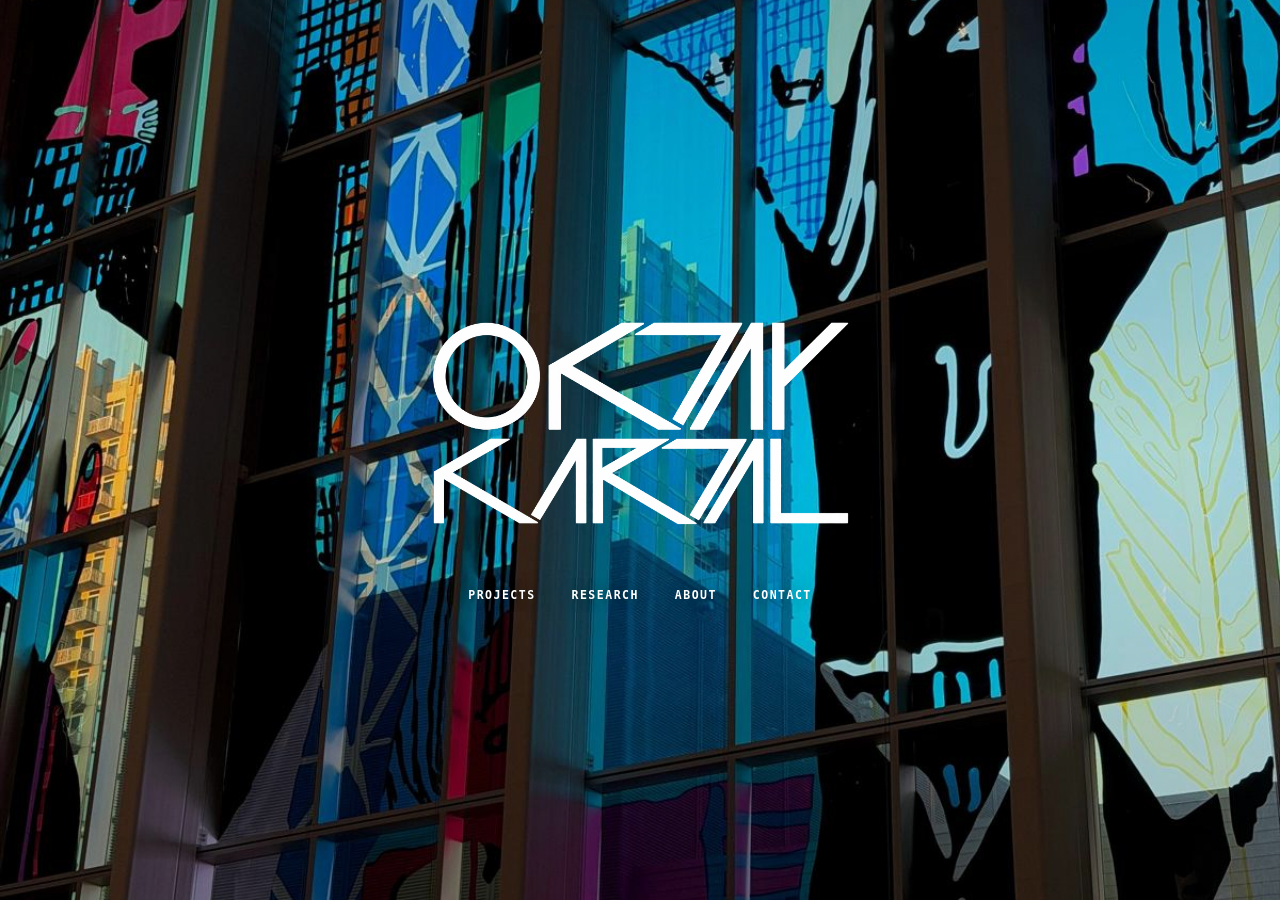
<file: index.html>
<!doctype html>
<html lang="en">
  <head>
    <meta charset="UTF-8" />
    <meta name="viewport" content="width=device-width, initial-scale=1" />
    <meta name="description" content="Architecture and research portfolio of Oktay Kartal." />
    <meta name="theme-color" content="#f4f3ef" />
    <title>Oktay Kartal — Architecture & Research</title>
    <link rel="icon" type="image/svg+xml" href="data:image/svg+xml,%3Csvg xmlns='http://www.w3.org/2000/svg' viewBox='0 0 64 64'%3E%3Crect width='64' height='64' fill='%2311110f'/%3E%3Cpath d='M15 16v32M15 32l25-16M15 32l25 16' stroke='%23f4f3ef' stroke-width='5' fill='none'/%3E%3C/svg%3E" />
    <link rel="stylesheet" href="assets/css/styles.css" />
    <script src="assets/js/content.js" defer></script>
    <script src="assets/js/site.js" defer></script>
    <script src="assets/js/hero-sequence.js" defer></script>
  </head>
  <body class="home-page">
    <a class="skip-link" href="#main">Skip to content</a>

    <main id="main">
      <section class="hero" id="top" aria-label="Oktay Kartal portfolio">
        <video class="hero-media hero-video is-active" autoplay muted playsinline preload="metadata" poster="assets/images/hero-poster.jpg">
          <source src="assets/video/oktay-kartal-hero.mp4" type="video/mp4" />
        </video>
        <div class="hero-shade" aria-hidden="true"></div>
        <div class="hero-identity">
          <img class="hero-logo" src="assets/images/oktay-kartal-logo.png" alt="Oktay Kartal" />
          <nav class="hero-nav" aria-label="Primary navigation">
            <a href="projects.html">PROJECTS</a>
            <a href="research.html">RESEARCH</a>
            <a href="about.html">ABOUT</a>
            <a href="contact.html">CONTACT</a>
          </nav>
        </div>
      </section>

      <section class="section work-section legacy-content" id="work" aria-labelledby="work-title">
        <div class="section-heading">
          <h2 id="work-title">WORK</h2>
          <p>Selected architecture and design projects</p>
        </div>
        <div class="projects-grid" id="projects-grid"></div>
      </section>

      <section class="section research-section legacy-content" id="research" aria-labelledby="research-title">
        <div class="section-heading">
          <h2 id="research-title">RESEARCH</h2>
          <p>Writing, presentations, and ongoing inquiry</p>
        </div>
        <div class="research-list" id="research-list"></div>
      </section>

      <section class="section about-section legacy-content" id="about" aria-labelledby="about-title">
        <div class="section-heading">
          <h2 id="about-title">ABOUT</h2>
        </div>
        <div class="about-grid">
          <div class="about-copy">
            <p>Oktay Kartal is a designer and M.Arch candidate at NC State University. His work investigates how architectural systems, spatial organization, and human experience interact across scales.</p>
            <p>His current interests connect design research, emerging technologies, simulation, and architectural history without treating them as separate practices.</p>
          </div>
          <dl class="about-facts">
            <div><dt>EDUCATION</dt><dd>NC State University, M.Arch, expected 2027<br />Middle East Technical University, B.Arch, 2024</dd></div>
            <div><dt>EXPERIENCE</dt><dd>Designer, Motus Architecture<br />Teaching Assistant, NC State University</dd></div>
            <div><dt>LOCATION</dt><dd>Raleigh, North Carolina</dd></div>
            <div><dt>DOCUMENT</dt><dd><a href="assets/documents/Oktay-Kartal-CV.pdf" target="_blank" rel="noopener">View / Download CV ↗</a></dd></div>
          </dl>
        </div>
      </section>

      <section class="section contact-section legacy-content" id="contact" aria-labelledby="contact-title">
        <div class="section-heading"><h2 id="contact-title">CONTACT</h2></div>
        <div class="contact-grid">
          <p>For professional, academic, and collaborative inquiries.</p>
          <div class="contact-links">
            <a href="mailto:kkartal.oktay@gmail.com">kkartal.oktay@gmail.com ↗</a>
            <a href="mailto:okartal@ncsu.edu">okartal@ncsu.edu ↗</a>
          </div>
        </div>
      </section>
    </main>

    <footer class="site-footer legacy-content">
      <p>OKTAY KARTAL</p>
      <p>ARCHITECTURE / RESEARCH</p>
      <p>© <span id="year"></span></p>
    </footer>

    <dialog class="project-dialog legacy-content" id="project-dialog" aria-labelledby="dialog-title">
      <button class="dialog-close" type="button" aria-label="Close project">CLOSE ×</button>
      <div id="dialog-content"></div>
    </dialog>
  </body>
</html>
</file>
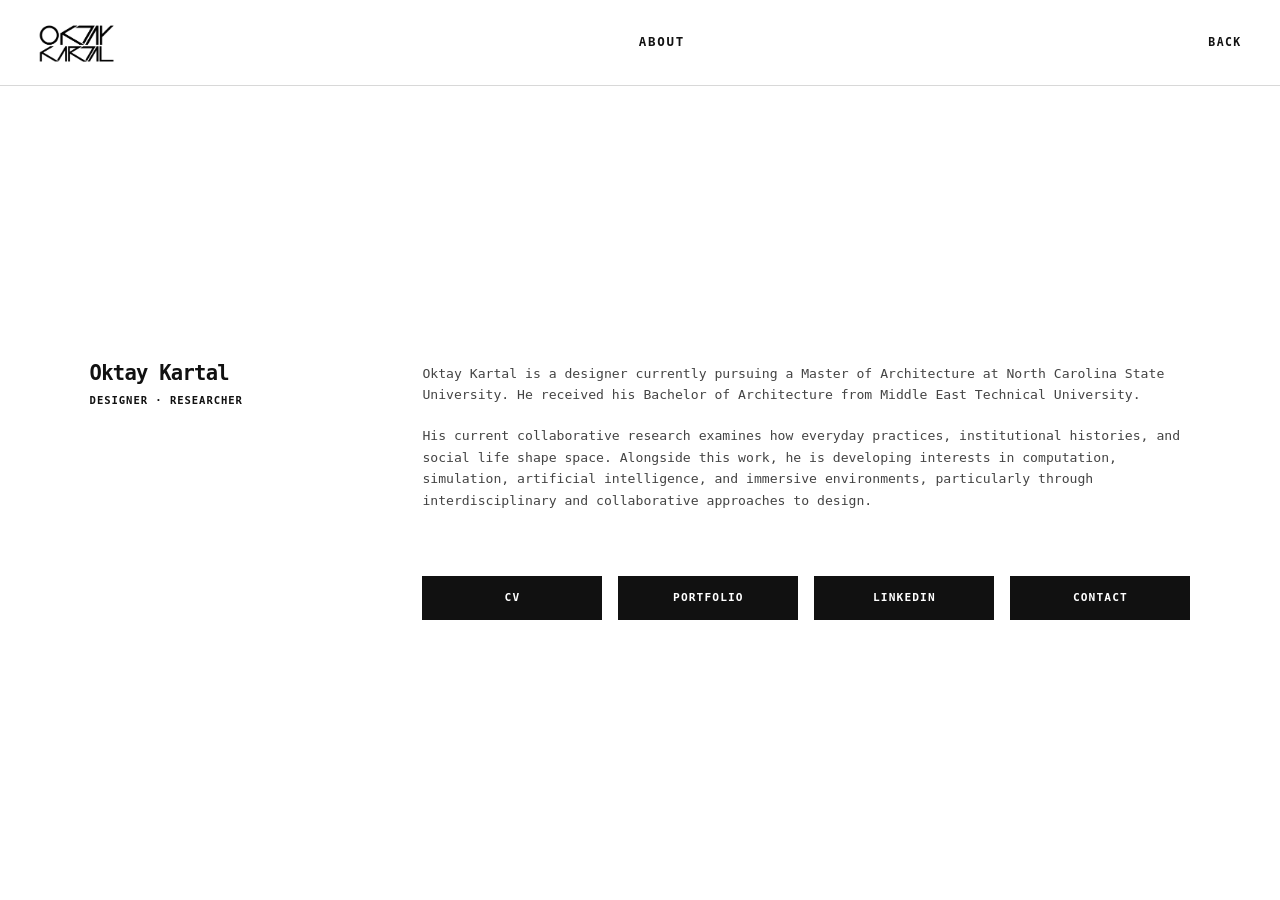
<file: about.html>
<!doctype html>
<html lang="en">
  <head>
    <meta charset="UTF-8" />
    <meta name="viewport" content="width=device-width, initial-scale=1" />
    <meta name="description" content="About designer and researcher Oktay Kartal." />
    <title>About — Oktay Kartal</title>
    <link rel="stylesheet" href="assets/css/styles.css" />
  </head>
  <body class="about-page">
    <header class="projects-header">
      <a class="projects-home" href="index.html" aria-label="Return to home"><img src="assets/images/oktay-kartal-logo.png" alt="Oktay Kartal" /></a>
      <h1>ABOUT</h1>
      <a class="projects-back" href="index.html">BACK</a>
    </header>

    <main class="about-index-page">
      <section class="about-intro" aria-labelledby="about-name">
        <div class="about-identity">
          <h2 id="about-name">Oktay Kartal</h2>
          <p>DESIGNER · RESEARCHER</p>
        </div>
        <div class="about-profile">
          <div class="about-bio">
            <p>Oktay Kartal is a designer currently pursuing a Master of Architecture at North Carolina State University. He received his Bachelor of Architecture from Middle East Technical University.</p>
            <p>His current collaborative research examines how everyday practices, institutional histories, and social life shape space. Alongside this work, he is developing interests in computation, simulation, artificial intelligence, and immersive environments, particularly through interdisciplinary and collaborative approaches to design.</p>
          </div>
          <nav class="about-actions" aria-label="About links">
            <a href="assets/documents/Oktay-Kartal-CV.pdf" target="_blank" rel="noopener">CV</a>
            <a href="https://www.dropbox.com/scl/fi/rp9lm7dc56nug44cd91m9/Oktay_Kartal_Portfolio.pdf?rlkey=p7dvhyfjf4dllr6ocgaxl43xe&amp;st=bsrxqk0g&amp;dl=0" target="_blank" rel="noopener noreferrer">PORTFOLIO</a>
            <a href="https://www.linkedin.com/in/kartaloktay" target="_blank" rel="noopener">LINKEDIN</a>
            <a href="contact.html">CONTACT</a>
          </nav>
        </div>
      </section>

    </main>
  </body>
</html>
</file>
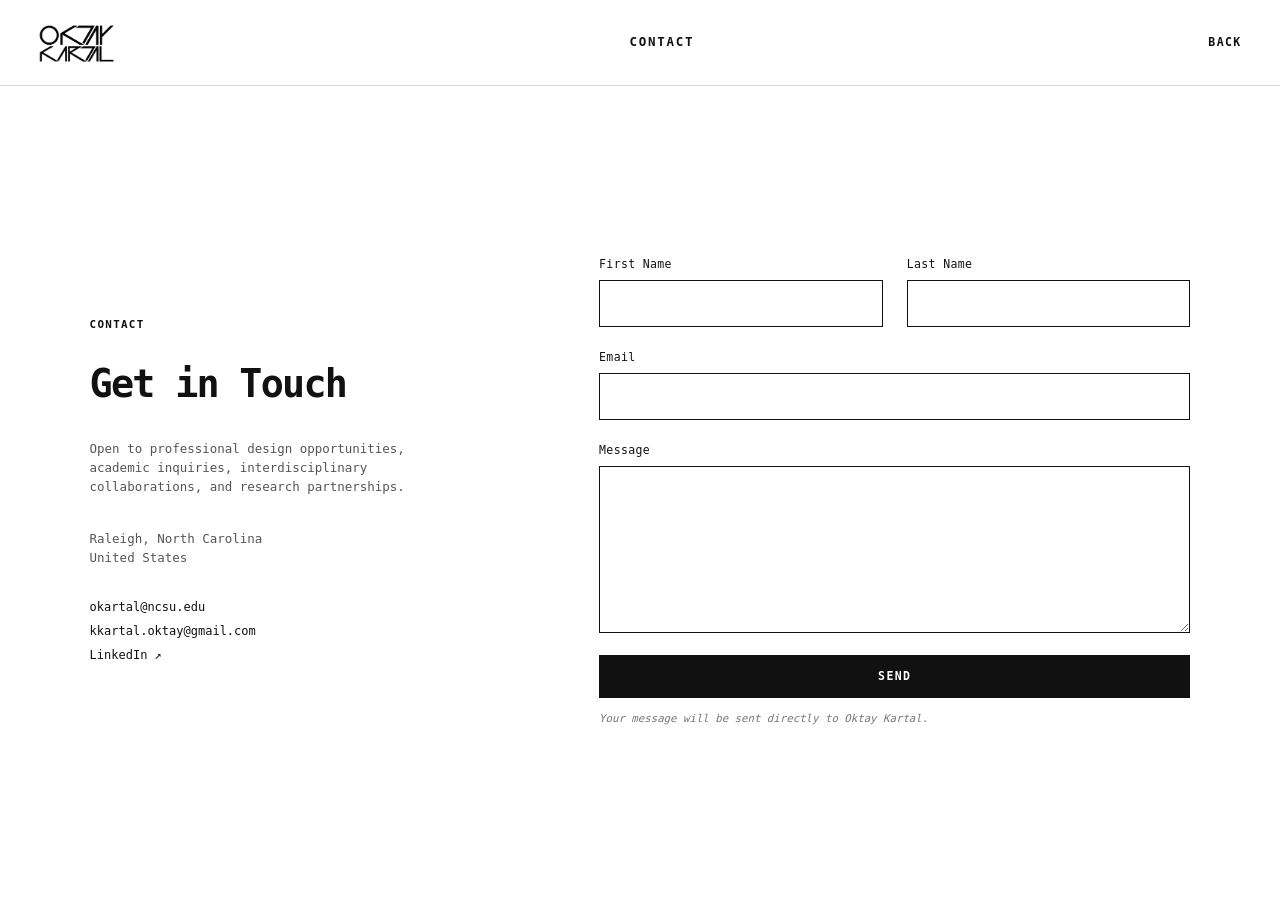
<file: contact.html>
<!doctype html>
<html lang="en">
  <head>
    <meta charset="UTF-8" />
    <meta name="viewport" content="width=device-width, initial-scale=1" />
    <meta name="description" content="Contact designer and researcher Oktay Kartal." />
    <title>Contact — Oktay Kartal</title>
    <link rel="stylesheet" href="assets/css/styles.css" />
    <script src="assets/js/contact.js" defer></script>
  </head>
  <body class="contact-page">
    <header class="projects-header">
      <a class="projects-home" href="index.html" aria-label="Return to home"><img src="assets/images/oktay-kartal-logo.png" alt="Oktay Kartal" /></a>
      <h1>CONTACT</h1>
      <a class="projects-back" href="index.html">BACK</a>
    </header>

    <main class="contact-main">
      <section class="contact-details" aria-labelledby="contact-heading">
        <p class="contact-kicker">CONTACT</p>
        <h2 id="contact-heading">Get in Touch</h2>
        <p>Open to professional design opportunities, academic inquiries, interdisciplinary collaborations, and research partnerships.</p>
        <address>
          Raleigh, North Carolina<br />
          United States
        </address>
        <div class="contact-direct">
          <a href="mailto:okartal@ncsu.edu">okartal@ncsu.edu</a>
          <a href="mailto:kkartal.oktay@gmail.com">kkartal.oktay@gmail.com</a>
          <a href="https://www.linkedin.com/in/kartaloktay" target="_blank" rel="noopener">LinkedIn ↗</a>
        </div>
      </section>

      <form class="contact-form" id="contact-form" action="https://formspree.io/f/xzezojno" method="POST">
        <div class="contact-name-fields">
          <label>First Name<input type="text" name="firstName" autocomplete="given-name" required /></label>
          <label>Last Name<input type="text" name="lastName" autocomplete="family-name" required /></label>
        </div>
        <label>Email<input type="email" name="email" autocomplete="email" required /></label>
        <label>Message<textarea name="message" rows="7" required></textarea></label>
        <input class="contact-honeypot" type="text" name="_gotcha" tabindex="-1" autocomplete="off" aria-hidden="true" />
        <button type="submit">SEND</button>
        <p class="contact-form-note" id="contact-form-status" role="status" aria-live="polite">Your message will be sent directly to Oktay Kartal.</p>
      </form>
    </main>
  </body>
</html>
</file>
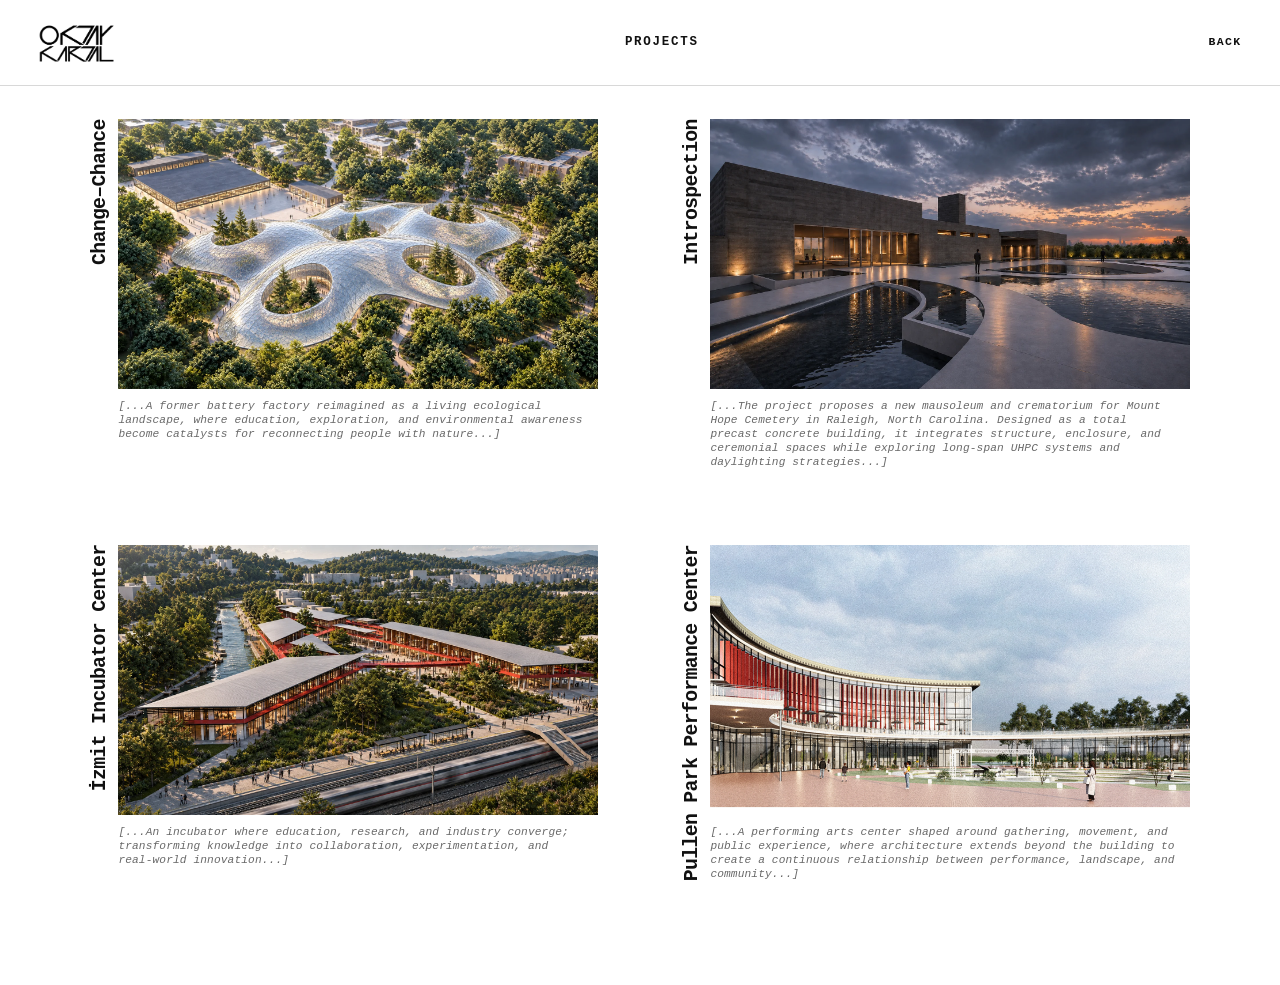
<file: projects.html>
<!doctype html>
<html lang="en">
  <head>
    <meta charset="UTF-8" />
    <meta name="viewport" content="width=device-width, initial-scale=1" />
    <meta name="description" content="Selected architecture projects by Oktay Kartal." />
    <title>Projects — Oktay Kartal</title>
    <link rel="stylesheet" href="assets/css/styles.css" />
  </head>
  <body class="projects-page">
    <header class="projects-header">
      <a class="projects-home" href="index.html" aria-label="Return to home"><img src="assets/images/oktay-kartal-logo.png" alt="Oktay Kartal" /></a>
      <h1>PROJECTS</h1>
      <a class="projects-back" href="index.html">BACK</a>
    </header>
    <main class="project-index-page">
      <div class="project-index-grid">
        <article class="index-project">
          <h2 class="index-project-title">Change–Chance</h2>
          <div class="index-project-body">
            <a class="index-project-image" href="projects/change-chance.html" aria-label="Open Change–Chance project"><img src="assets/images/change-cover.webp" alt="Change–Chance ecological landscape project" /></a>
            <p class="index-project-description">[...A former battery factory reimagined as a living ecological landscape, where education, exploration, and environmental awareness become catalysts for reconnecting people with nature...]</p>
          </div>
        </article>
        <article class="index-project">
          <h2 class="index-project-title">Introspection</h2>
          <div class="index-project-body">
            <a class="index-project-image" href="projects/introspection.html" aria-label="Open Introspection project"><img src="assets/images/introspection-cover.webp" alt="Introspection memorial project" /></a>
            <p class="index-project-description">[...The project proposes a new mausoleum and crematorium for Mount Hope Cemetery in Raleigh, North Carolina. Designed as a total precast concrete building, it integrates structure, enclosure, and ceremonial spaces while exploring long-span UHPC systems and daylighting strategies...]</p>
          </div>
        </article>
        <article class="index-project">
          <h2 class="index-project-title">İzmit Incubator Center</h2>
          <div class="index-project-body">
            <a class="index-project-image" href="projects/izmit-incubator-center.html" aria-label="Open İzmit Incubator Center project"><img src="assets/images/izmit-cover.webp" alt="İzmit Incubator Center project" /></a>
            <p class="index-project-description">[...An incubator where education, research, and industry converge; transforming knowledge into collaboration, experimentation, and real-world innovation...]</p>
          </div>
        </article>
        <article class="index-project">
          <h2 class="index-project-title">Pullen Park Performance Center</h2>
          <div class="index-project-body">
            <a class="index-project-image pullen-image" href="projects/performing-art-center.html" aria-label="Open Pullen Park Performance Center project"><img src="assets/images/pullen-cover.webp" alt="Pullen Park Performance Center project" /></a>
            <p class="index-project-description">[...A performing arts center shaped around gathering, movement, and public experience, where architecture extends beyond the building to create a continuous relationship between performance, landscape, and community...]</p>
          </div>
        </article>
      </div>
    </main>
  </body>
</html>
</file>
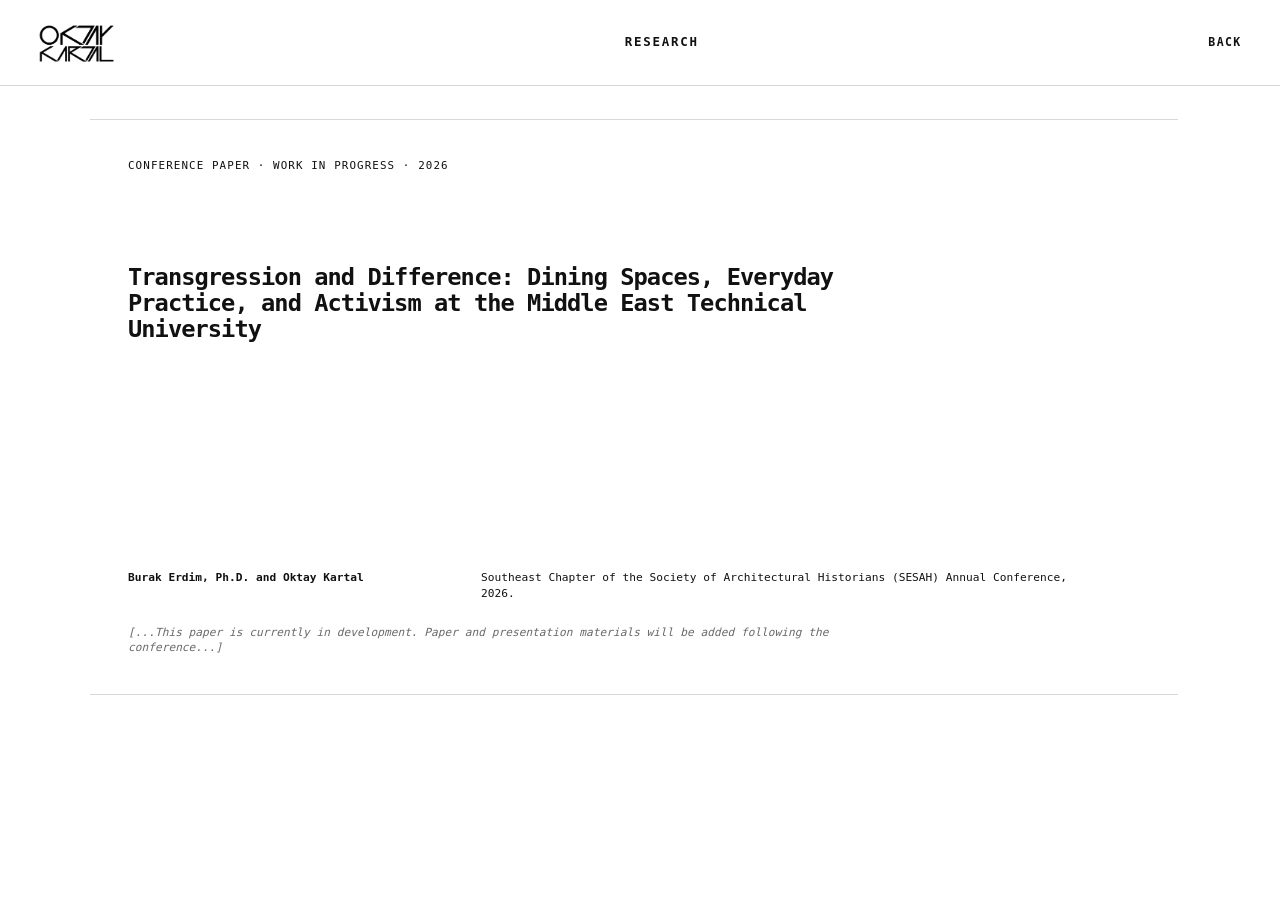
<file: research.html>
<!doctype html>
<html lang="en">
  <head>
    <meta charset="UTF-8" />
    <meta name="viewport" content="width=device-width, initial-scale=1" />
    <meta name="description" content="Research and conference work by Oktay Kartal." />
    <title>Research — Oktay Kartal</title>
    <link rel="stylesheet" href="assets/css/styles.css" />
  </head>
  <body class="research-page">
    <header class="projects-header">
      <a class="projects-home" href="index.html" aria-label="Return to home"><img src="assets/images/oktay-kartal-logo.png" alt="Oktay Kartal" /></a>
      <h1>RESEARCH</h1>
      <a class="projects-back" href="index.html">BACK</a>
    </header>
    <main class="research-index-page">
      <article class="research-feature">
        <div class="research-feature-body">
          <p class="research-feature-status">CONFERENCE PAPER · WORK IN PROGRESS · 2026</p>
          <h3>Transgression and Difference: Dining Spaces, Everyday Practice, and Activism at the Middle East Technical University</h3>
          <div class="research-feature-meta">
            <p class="research-feature-authors">Burak Erdim, Ph.D. and Oktay Kartal</p>
            <p class="research-feature-venue">Southeast Chapter of the Society of Architectural Historians (SESAH) Annual Conference, 2026.</p>
          </div>
          <p class="research-feature-note">[...This paper is currently in development. Paper and presentation materials will be added following the conference...]</p>
        </div>
      </article>
    </main>
  </body>
</html>
</file>
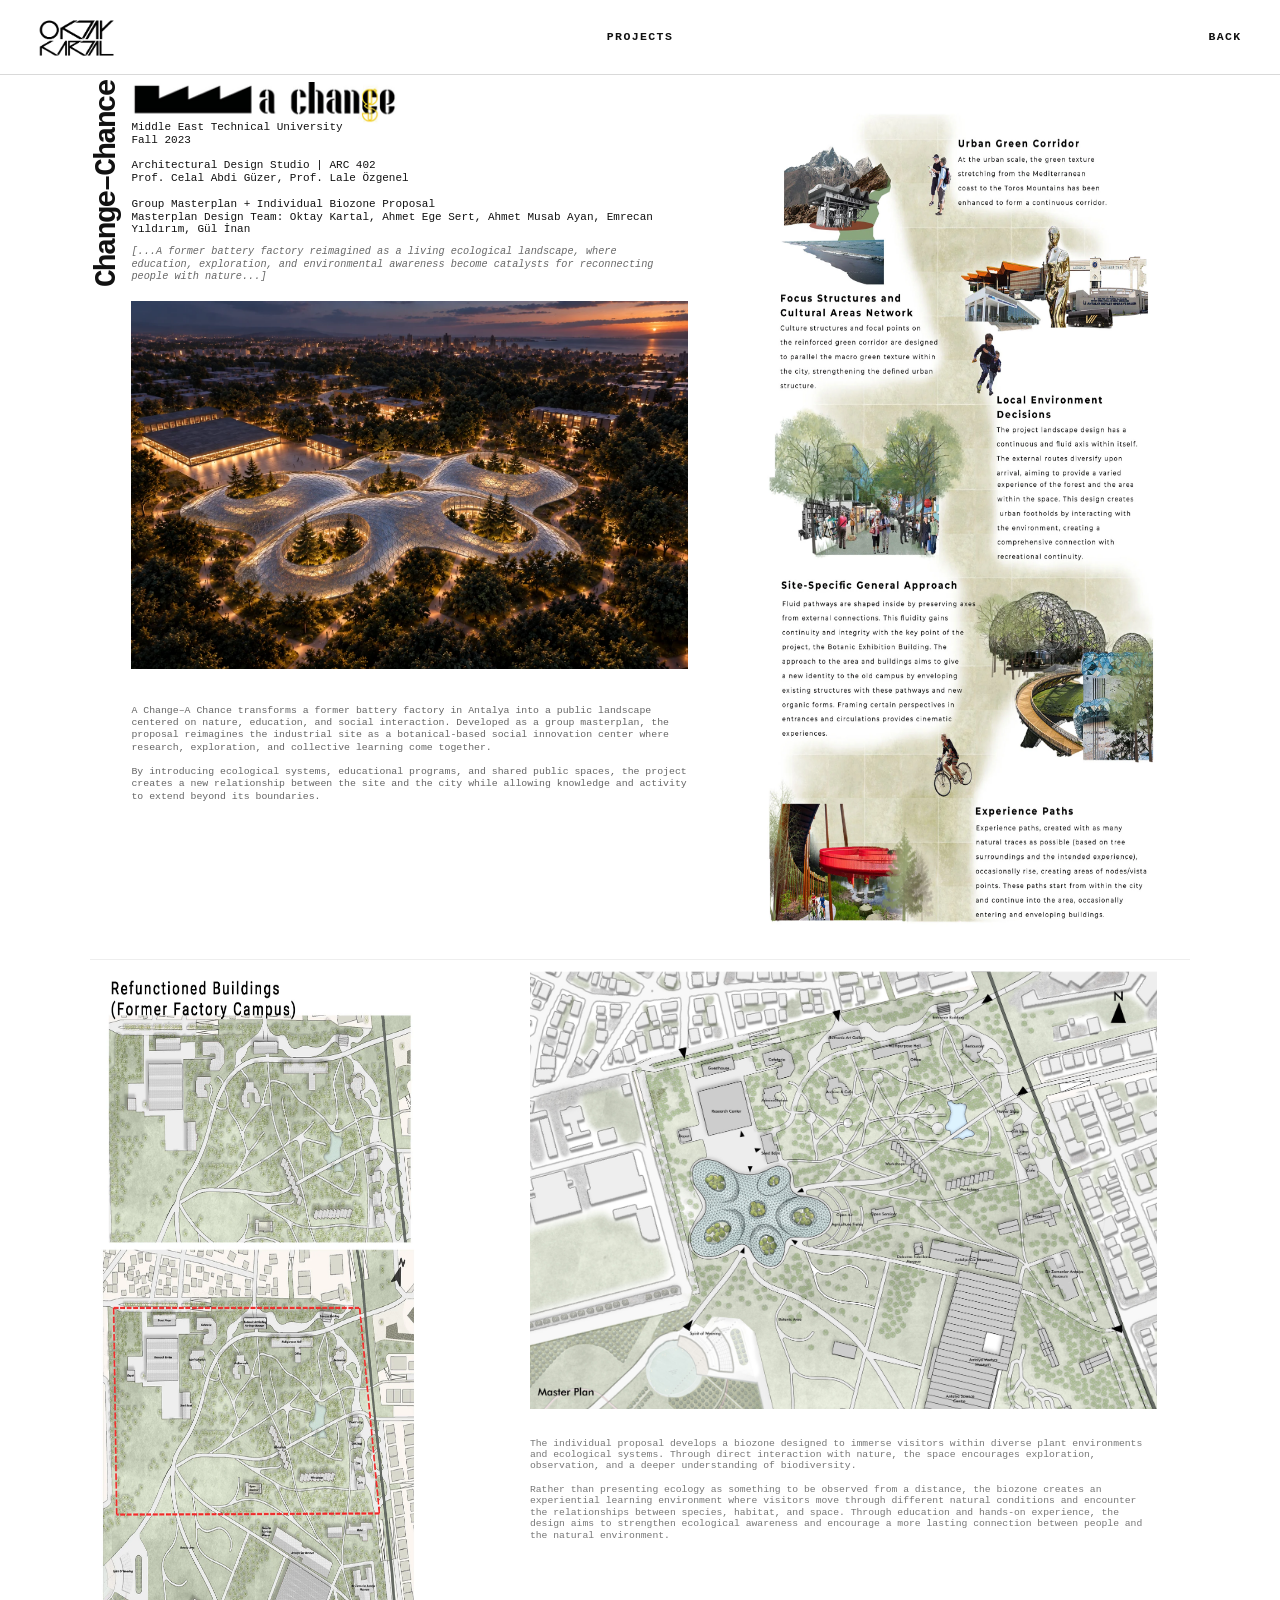
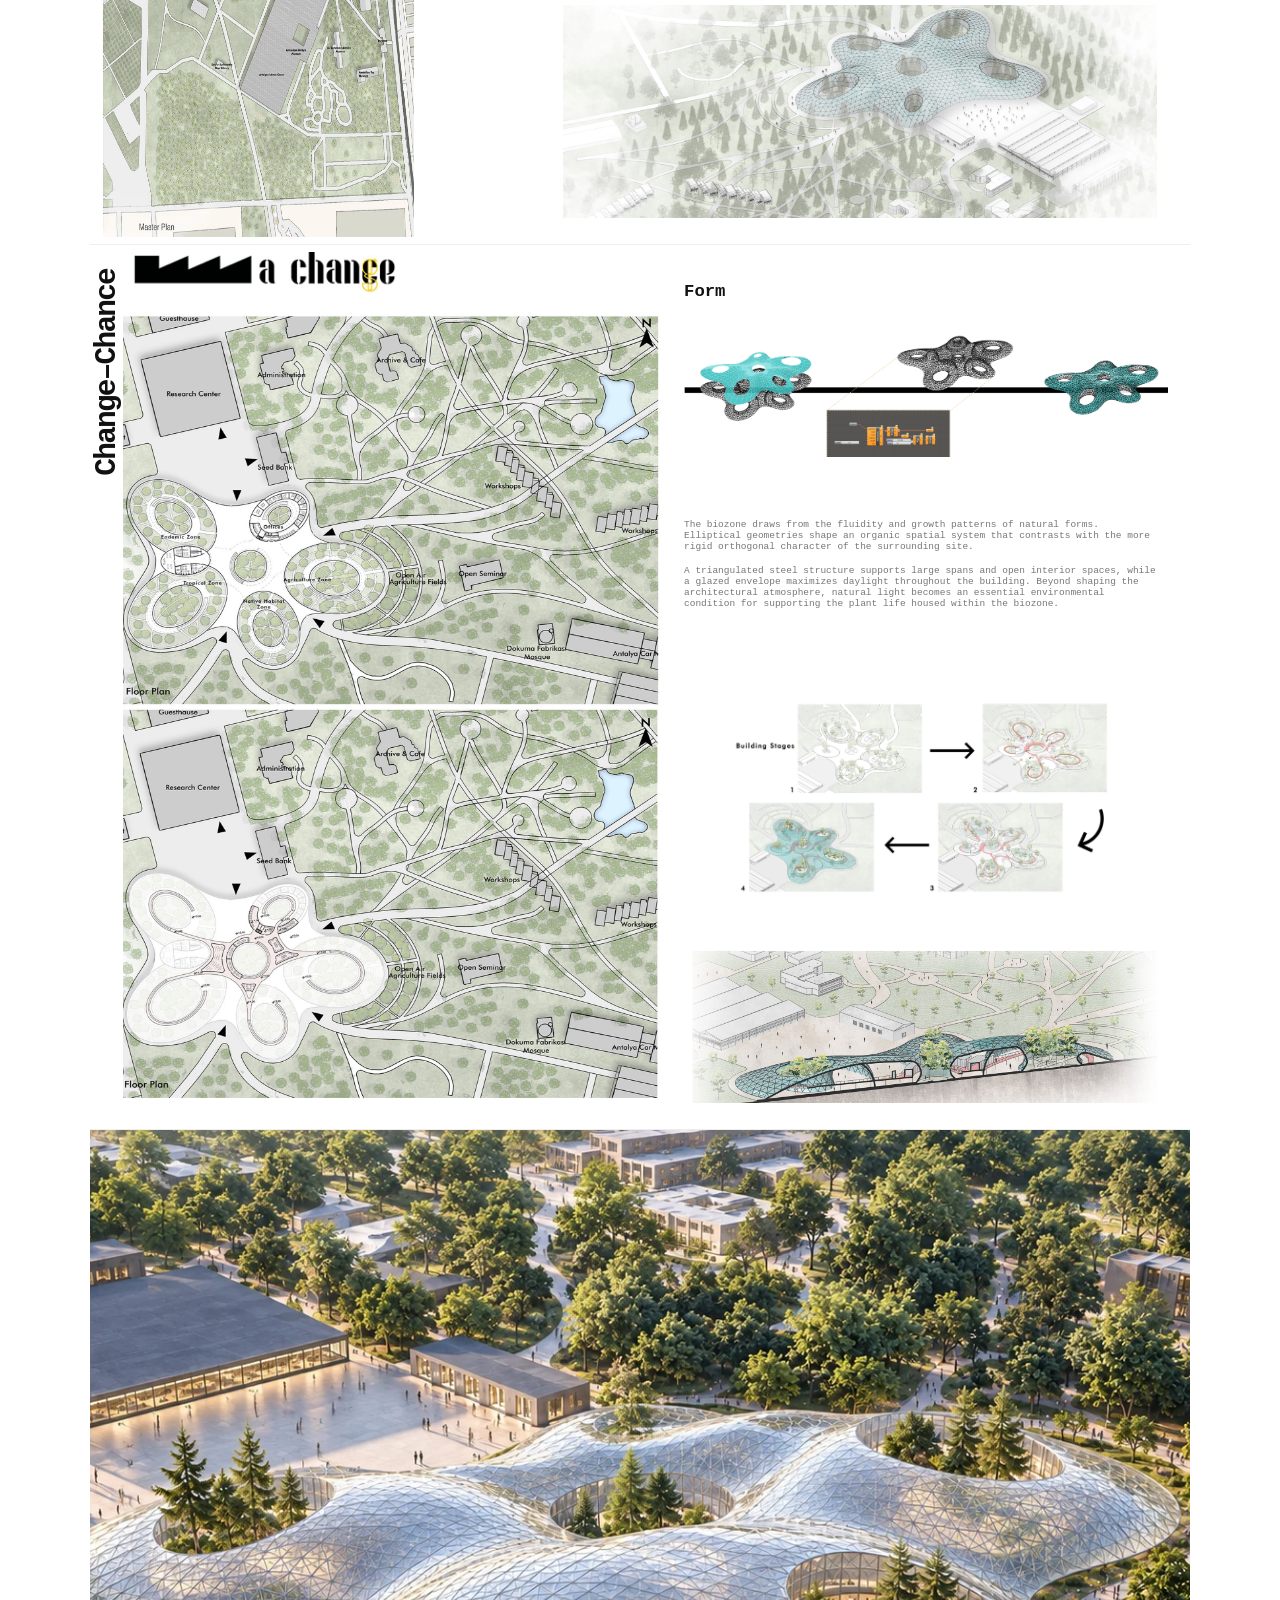
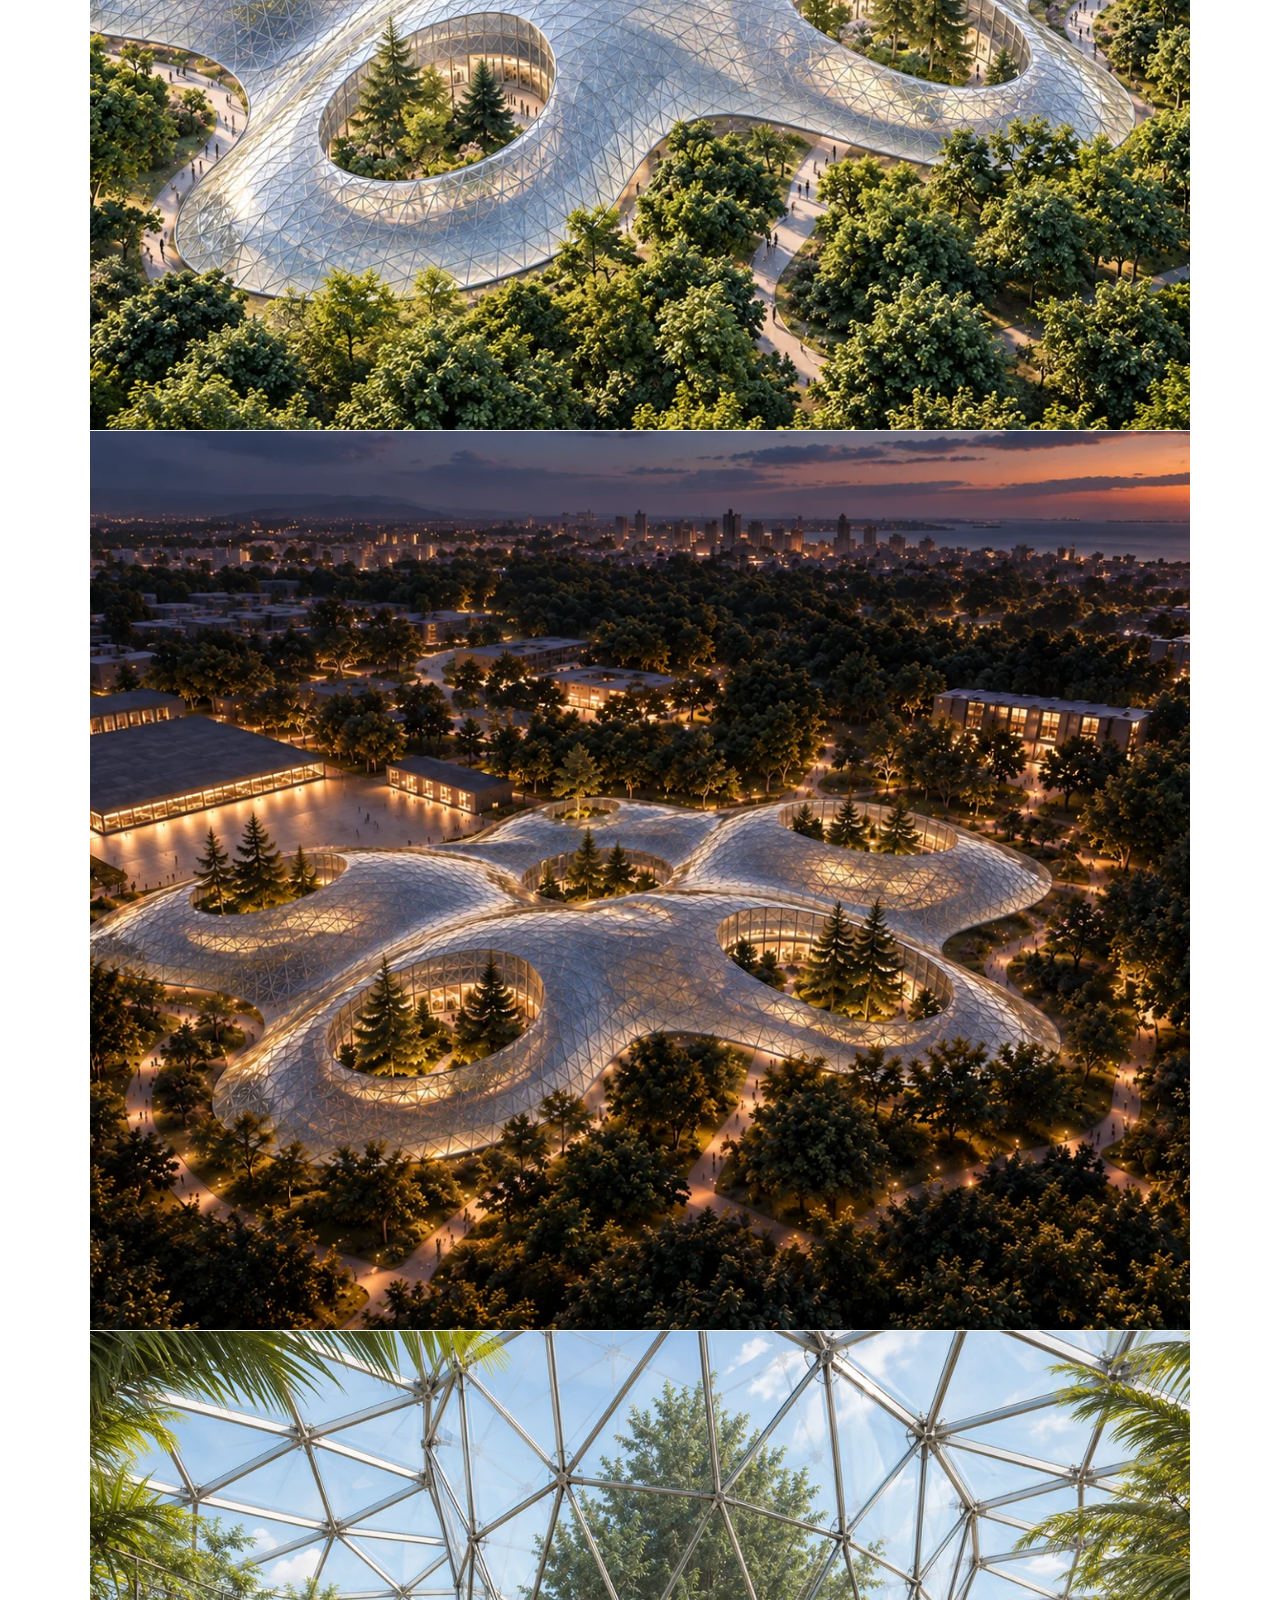
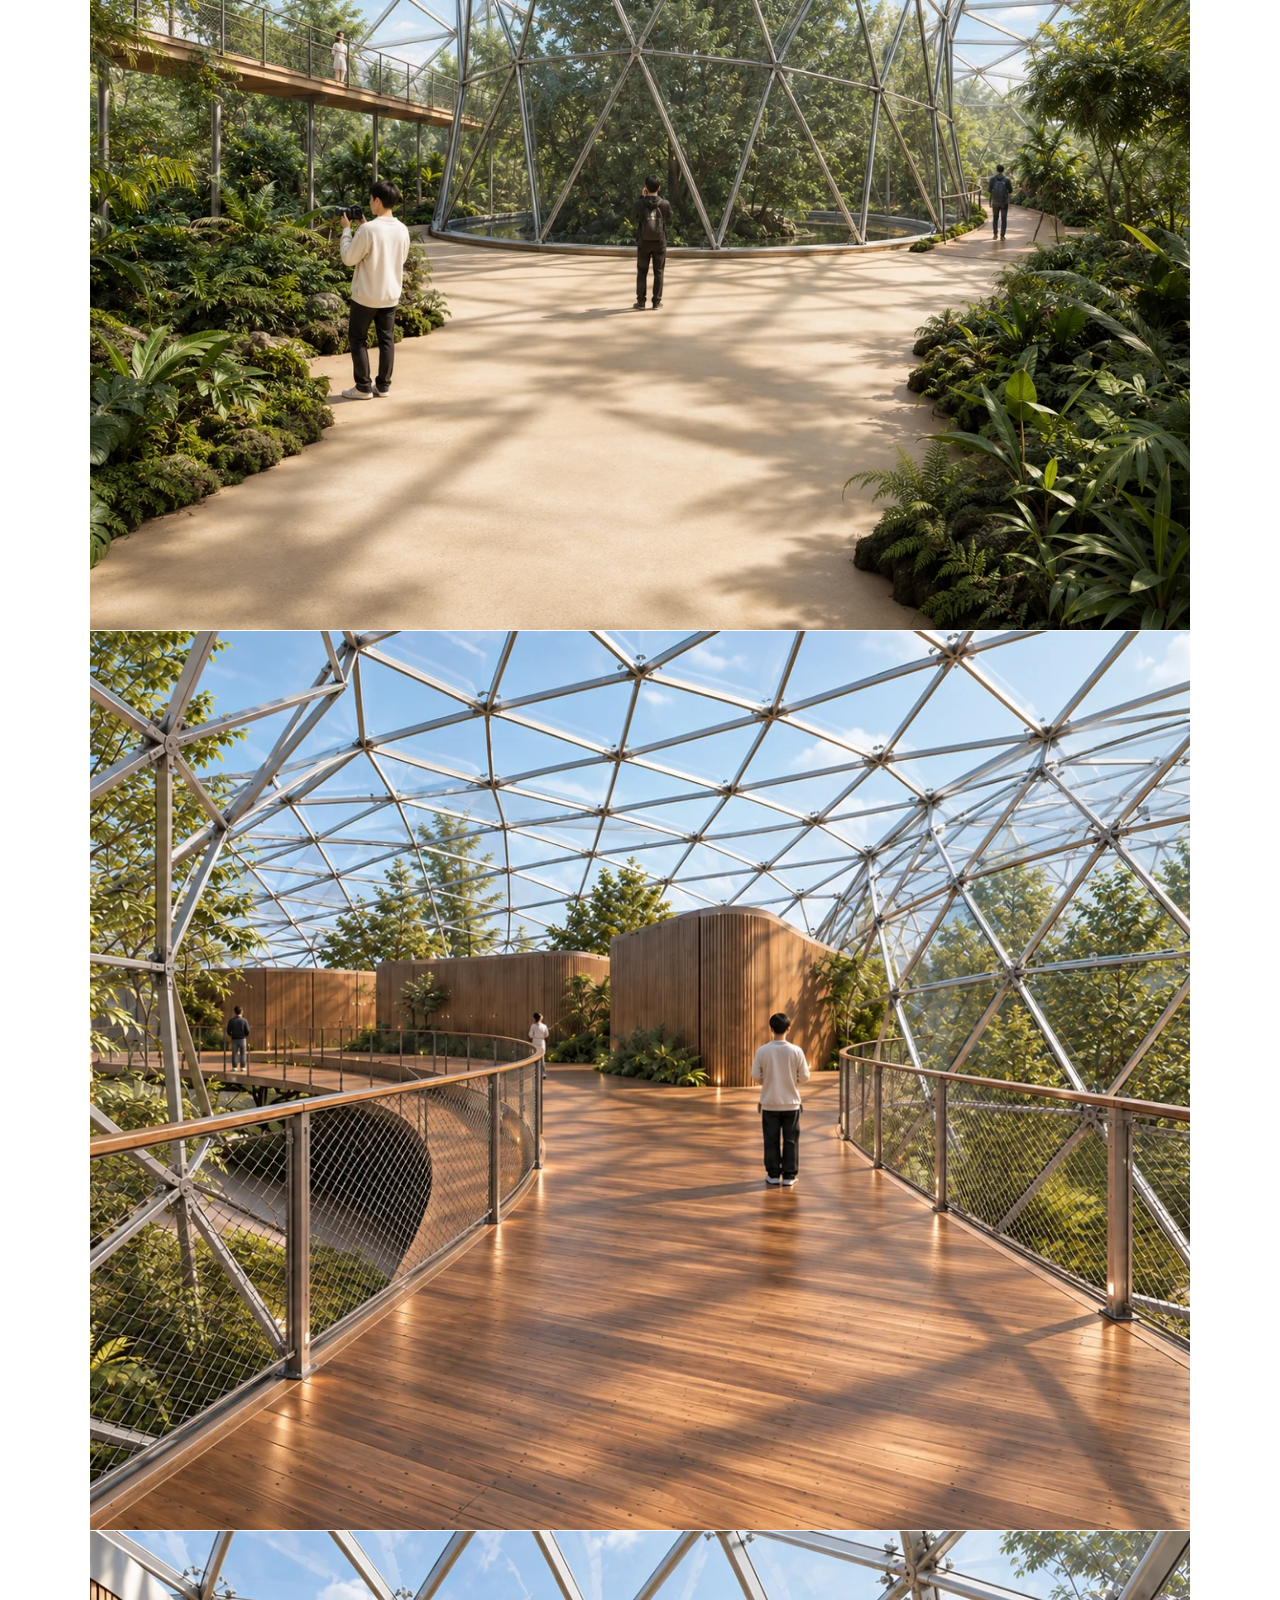
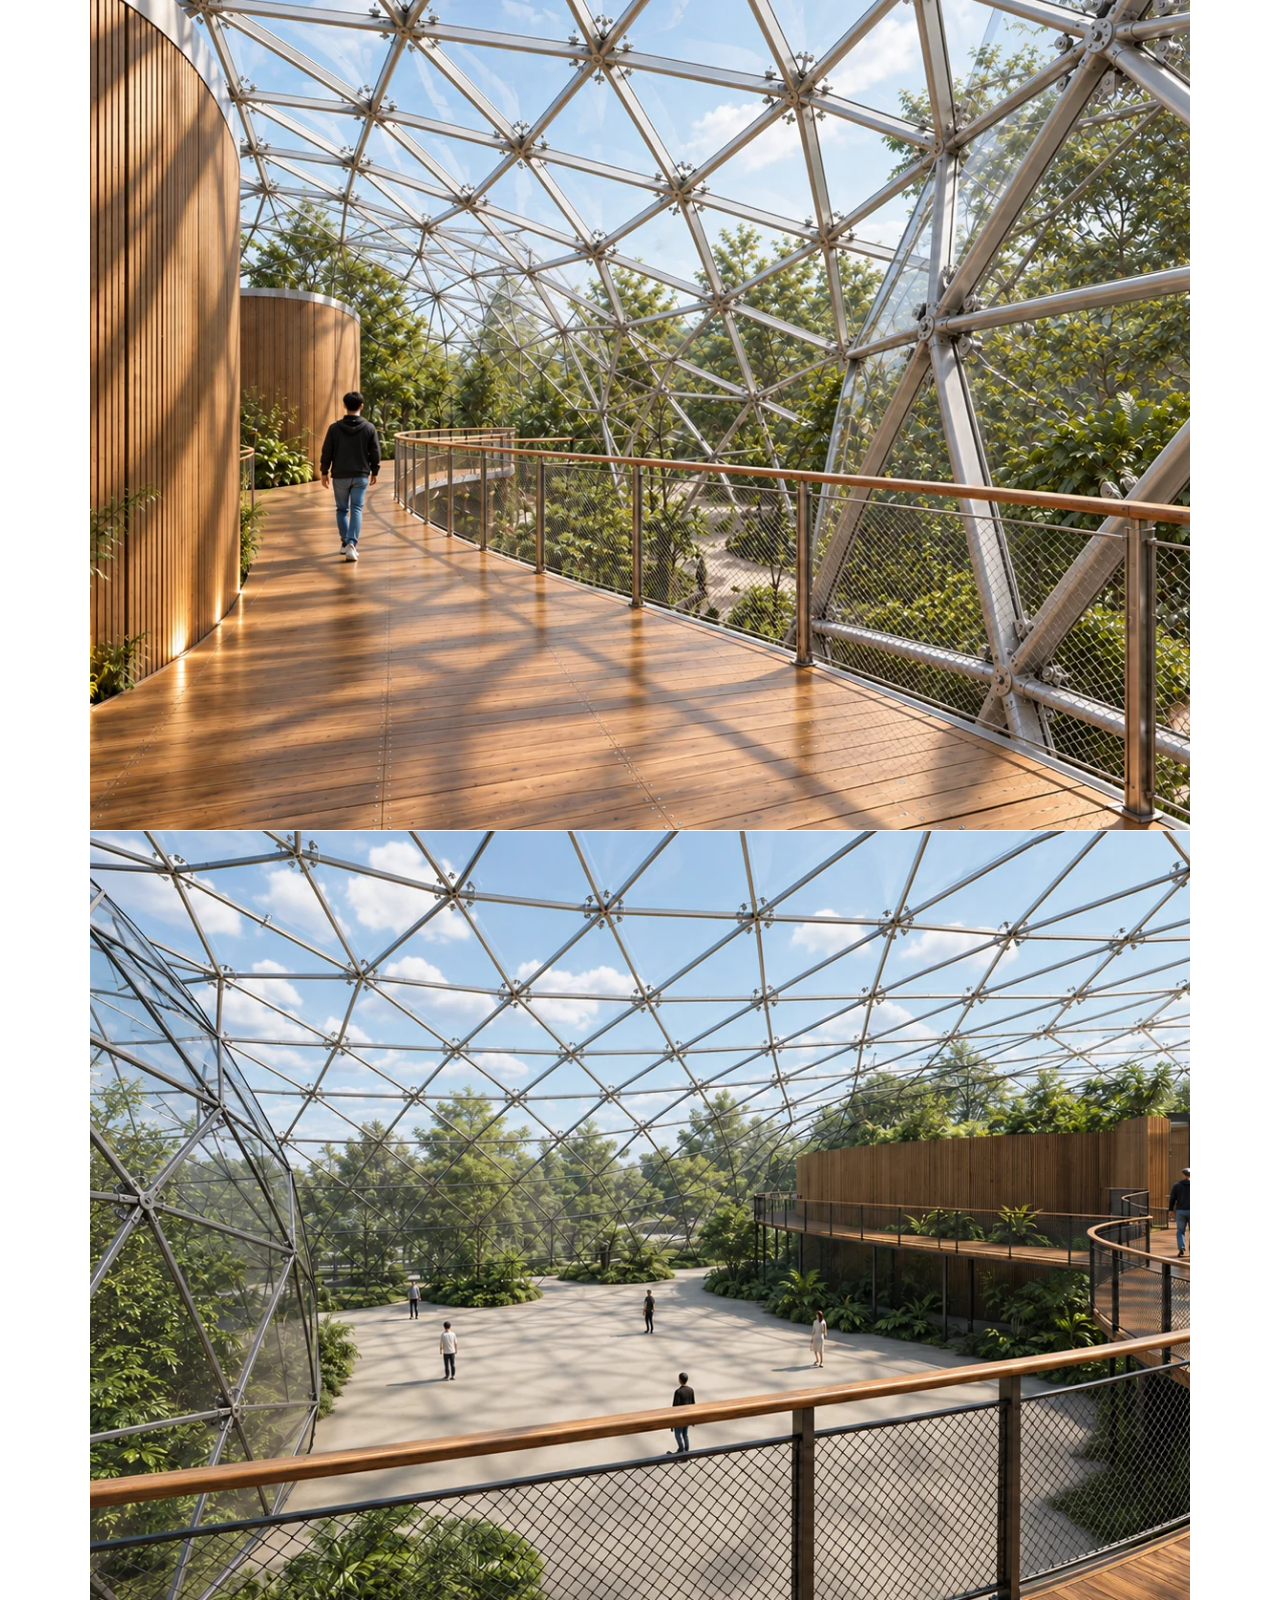
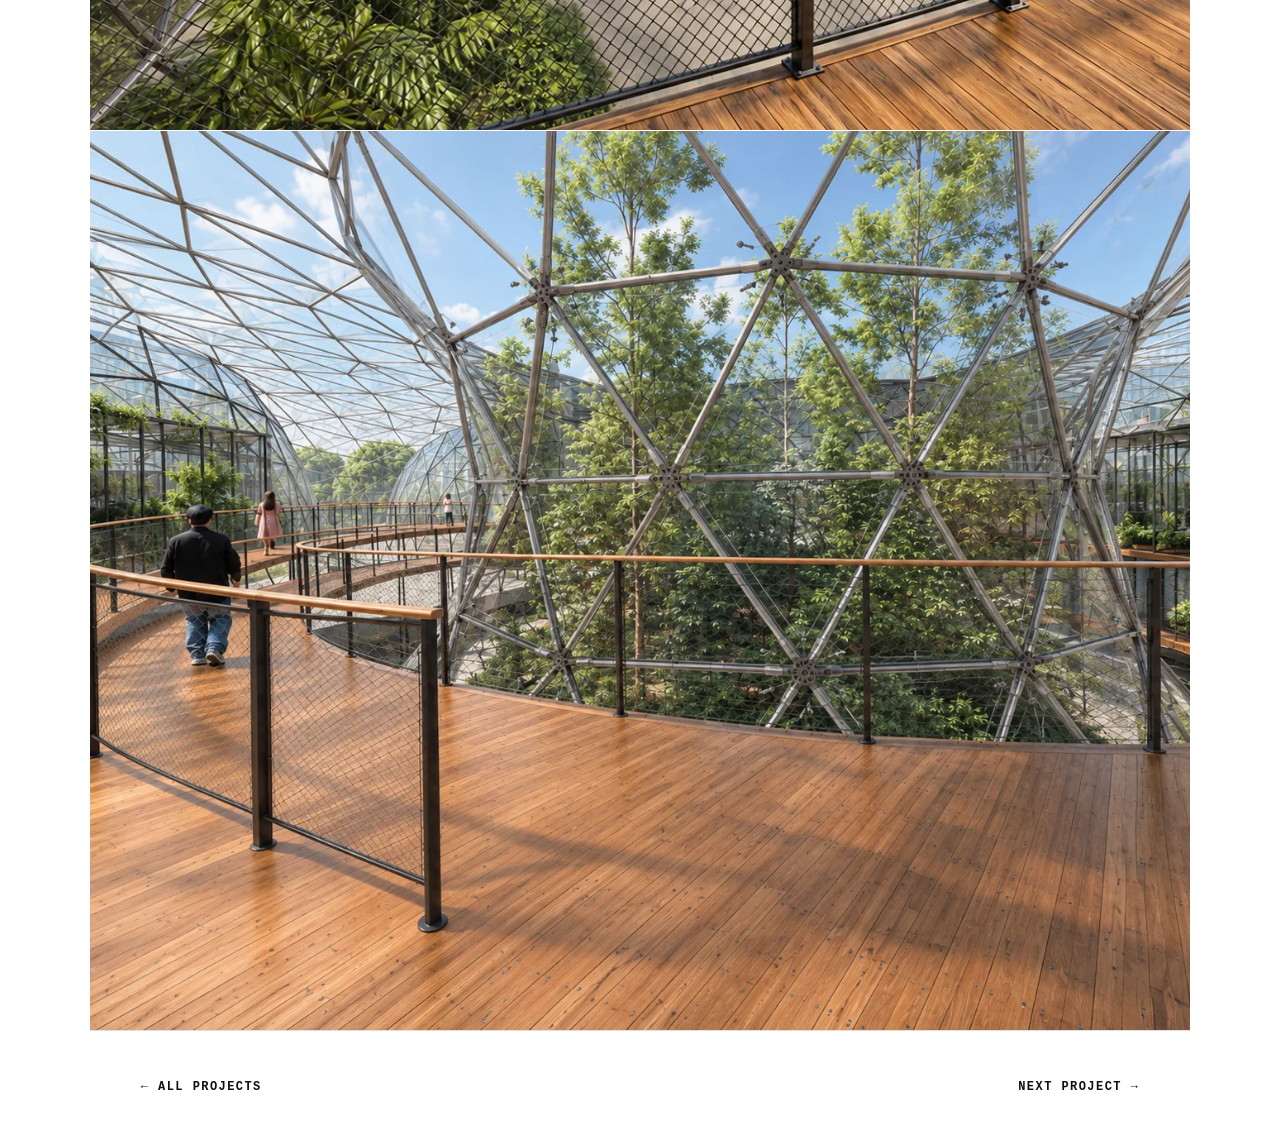
<file: projects/change-chance.html>
<!doctype html>
<html lang="en">
  <head>
    <meta charset="UTF-8" />
    <meta name="viewport" content="width=device-width, initial-scale=1" />
    <meta name="description" content="A Change—A Chance, an adaptive-reuse landscape and biozone project by Oktay Kartal." />
    <title>A Change—A Chance — Oktay Kartal</title>
    <link rel="stylesheet" href="../assets/css/styles.css" />
  </head>
  <body class="project-story-page">
    <header class="story-header">
      <a class="story-logo" href="../index.html" aria-label="Oktay Kartal home"><img src="../assets/images/oktay-kartal-logo.png" alt="Oktay Kartal" /></a>
      <a href="../projects.html">PROJECTS</a>
      <a href="../projects.html">BACK</a>
    </header>
    <main class="portfolio-story">
      <section class="portfolio-sheet sheet-one" aria-label="Project introduction">
        <div class="vertical-project-title">Change–Chance</div><div class="change-mark"><img src="../assets/images/change-chance/project-logo.png" alt="A Change project logo" /></div>
        <div class="sheet-meta">Middle East Technical University<br />Fall 2023<br /><br />Architectural Design Studio | ARC 402<br />Prof. Celal Abdi Güzer, Prof. Lale Özgenel<br /><br />Group Masterplan + Individual Biozone Proposal<br />Masterplan Design Team: Oktay Kartal, Ahmet Ege Sert, Ahmet Musab Ayan, Emrecan Yıldırım, Gül İnan</div>
        <p class="sheet-lead">[...A former battery factory reimagined as a living ecological landscape, where education, exploration, and environmental awareness become catalysts for reconnecting people with nature...]</p>
        <img class="sheet-hero" src="../assets/images/change-chance/render-02-night-aerial.webp" alt="Night aerial view of A Change—A Chance" />
        <div class="sheet-summary"><p>A Change–A Chance transforms a former battery factory in Antalya into a public landscape centered on nature, education, and social interaction. Developed as a group masterplan, the proposal reimagines the industrial site as a botanical-based social innovation center where research, exploration, and collective learning come together.</p><p>By introducing ecological systems, educational programs, and shared public spaces, the project creates a new relationship between the site and the city while allowing knowledge and activity to extend beyond its boundaries.</p></div>
        <div class="crop concept-crop"><img src="../assets/images/change-chance/concept-network.webp" alt="Conceptual approach and experience paths" /></div>
      </section>
      <section class="portfolio-sheet sheet-two" aria-label="Masterplan"><h2>Refunctioned Buildings<br />(Former Factory Campus)</h2><div class="crop campus-crop"><img src="../assets/images/change-chance/former-factory-campus.webp" alt="Former factory campus" /></div><img class="sheet-masterplan" src="../assets/images/change-chance/masterplan.jpg" alt="Masterplan" /><div class="masterplan-copy"><p>The individual proposal develops a biozone designed to immerse visitors within diverse plant environments and ecological systems. Through direct interaction with nature, the space encourages exploration, observation, and a deeper understanding of biodiversity.</p><p>Rather than presenting ecology as something to be observed from a distance, the biozone creates an experiential learning environment where visitors move through different natural conditions and encounter the relationships between species, habitat, and space. Through education and hands-on experience, the design aims to strengthen ecological awareness and encourage a more lasting connection between people and the natural environment.</p></div><img class="sheet-axon" src="../assets/images/change-chance/site-axonometric.jpg" alt="Site axonometric" /></section>
      <section class="portfolio-sheet sheet-three" aria-label="Plans and form"><div class="vertical-project-title">Change–Chance</div><div class="change-mark"><img src="../assets/images/change-chance/project-logo.png" alt="A Change project logo" /></div><div class="crop plans-crop"><img src="../assets/images/change-chance/floor-plans.jpg" alt="Ground and first floor plans" /></div><h2>Form</h2><img class="form-image" src="../assets/images/change-chance/form-development.webp" alt="Form development" /><div class="form-copy"><p>The biozone draws from the fluidity and growth patterns of natural forms. Elliptical geometries shape an organic spatial system that contrasts with the more rigid orthogonal character of the surrounding site.</p><p>A triangulated steel structure supports large spans and open interior spaces, while a glazed envelope maximizes daylight throughout the building. Beyond shaping the architectural atmosphere, natural light becomes an essential environmental condition for supporting the plant life housed within the biozone.</p></div><img class="stages-image" src="../assets/images/change-chance/building-stages.webp" alt="Building stages" /><img class="section-image" src="../assets/images/change-chance/section-perspective.jpg" alt="Section perspective" /></section>
      <section class="fullscreen-renders" aria-label="Project renders"><img src="../assets/images/change-chance/render-01-day-aerial.webp" alt="Day aerial view" /><img src="../assets/images/change-chance/render-02-night-aerial.webp" alt="Night aerial view" /><img src="../assets/images/change-chance/render-03-interior-clearing.webp" alt="Interior clearing" /><img src="../assets/images/change-chance/render-04-elevated-walkway.webp" alt="Elevated walkway" /><img src="../assets/images/change-chance/render-05-curved-walkway.webp" alt="Curved walkway" /><img src="../assets/images/change-chance/render-06-interior-court.webp" alt="Interior court" /><img src="../assets/images/change-chance/render-07-tree-canopy.webp" alt="Tree canopy" /></section>
      <nav class="story-end" aria-label="Project navigation"><a href="../projects.html">← ALL PROJECTS</a><a href="introspection.html">NEXT PROJECT →</a></nav>
    </main>
  </body>
</html>
</file>
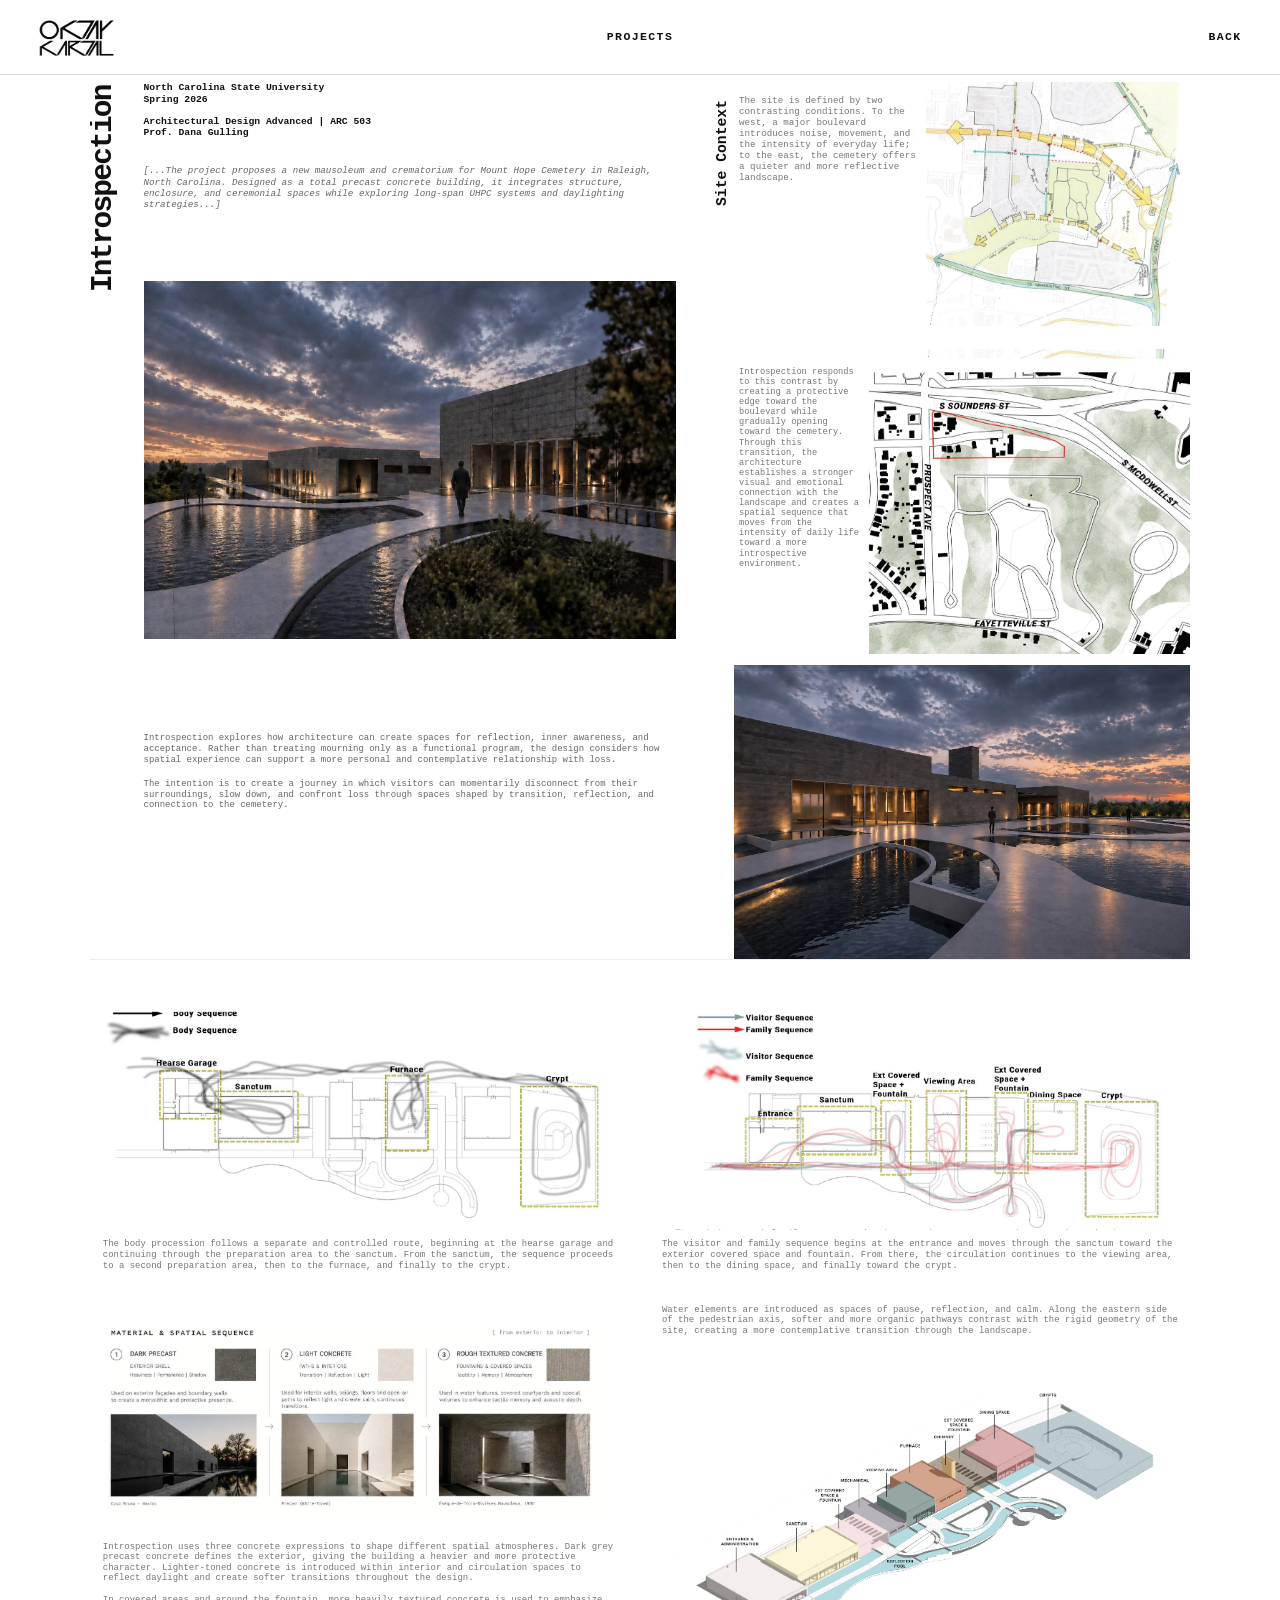
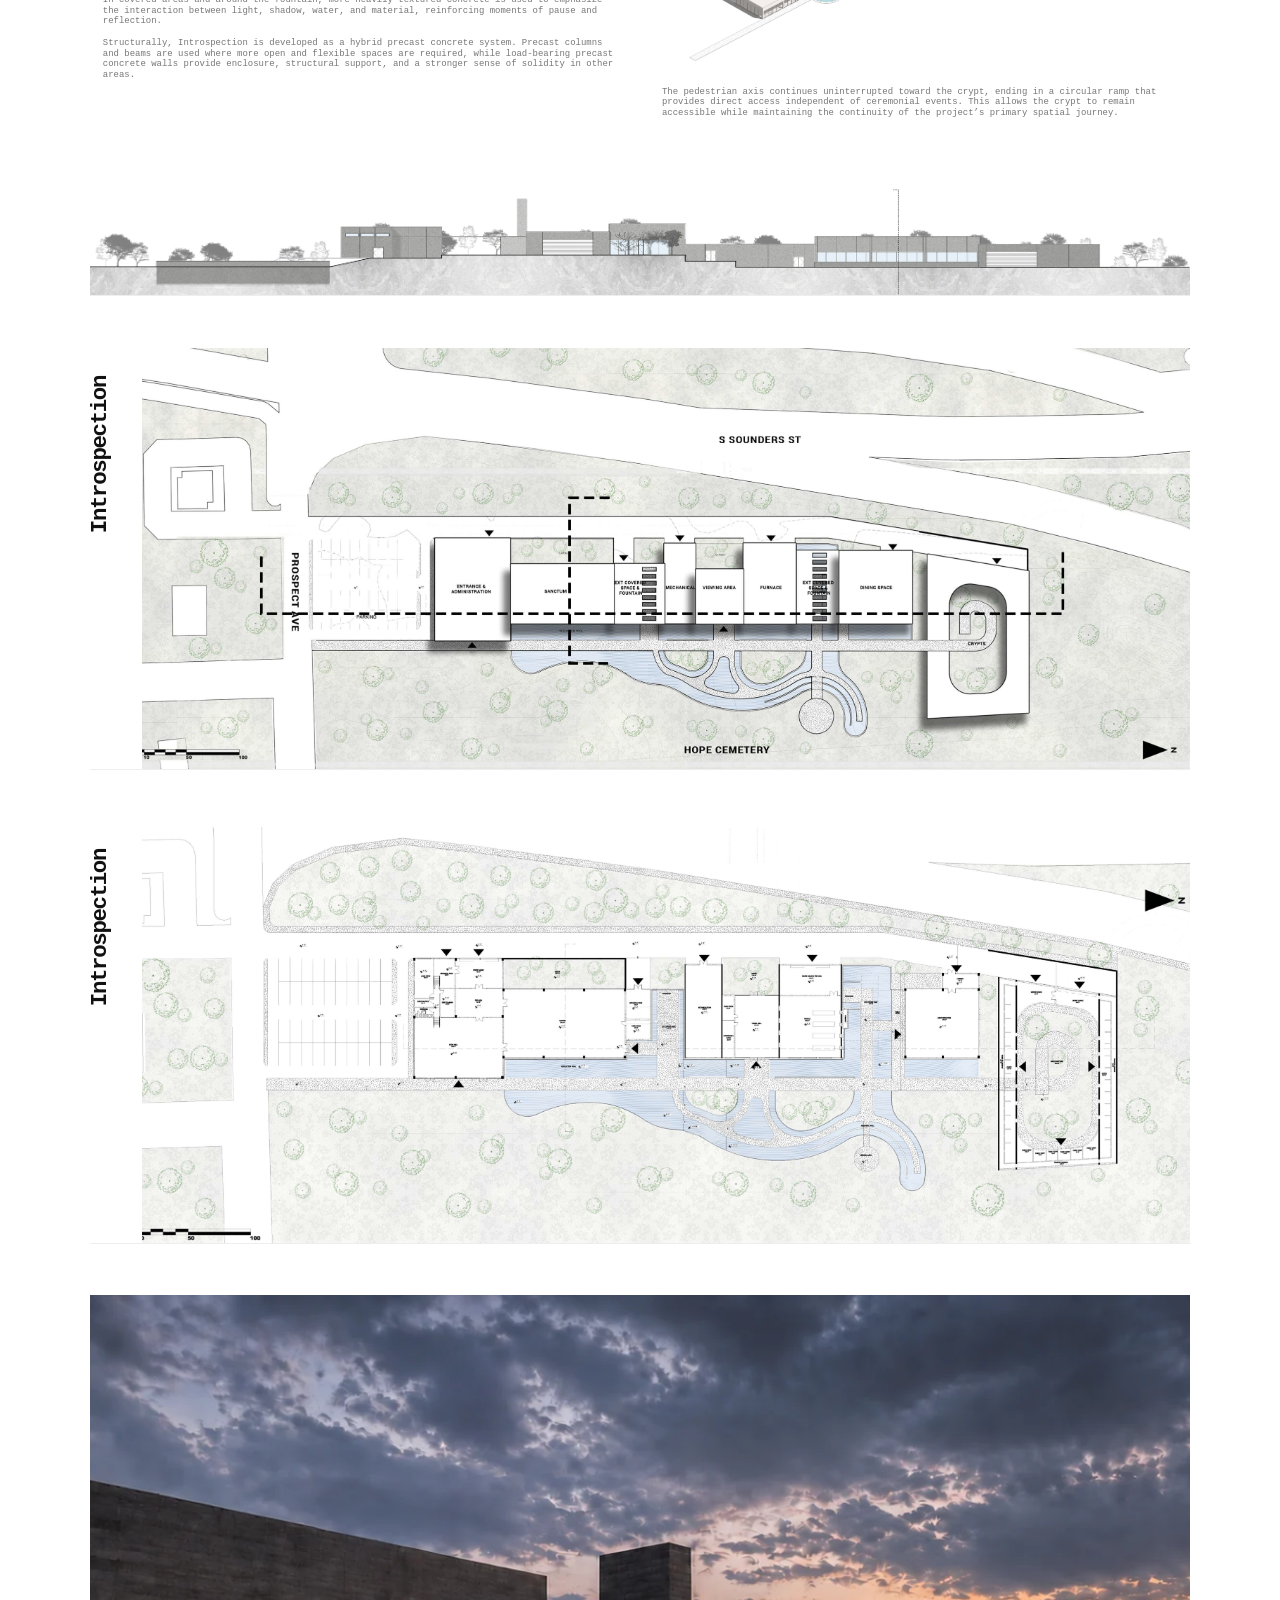
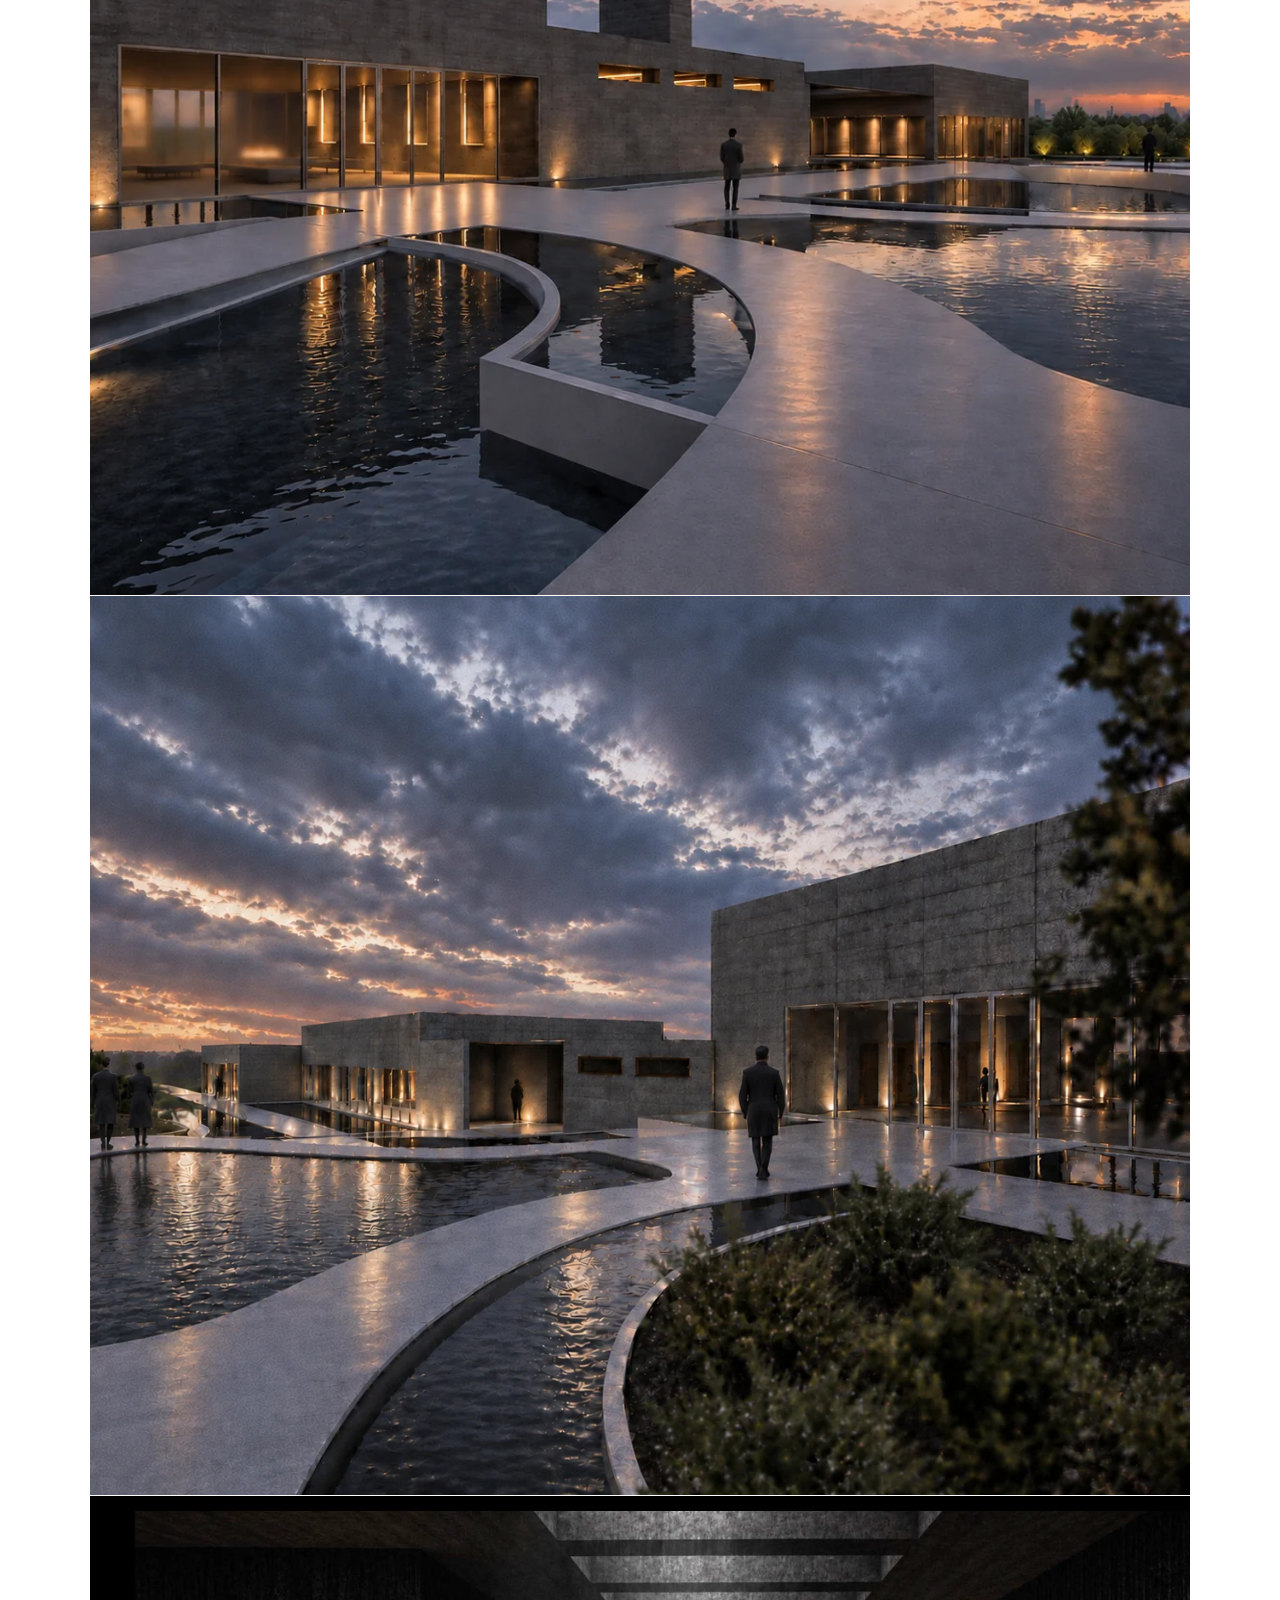
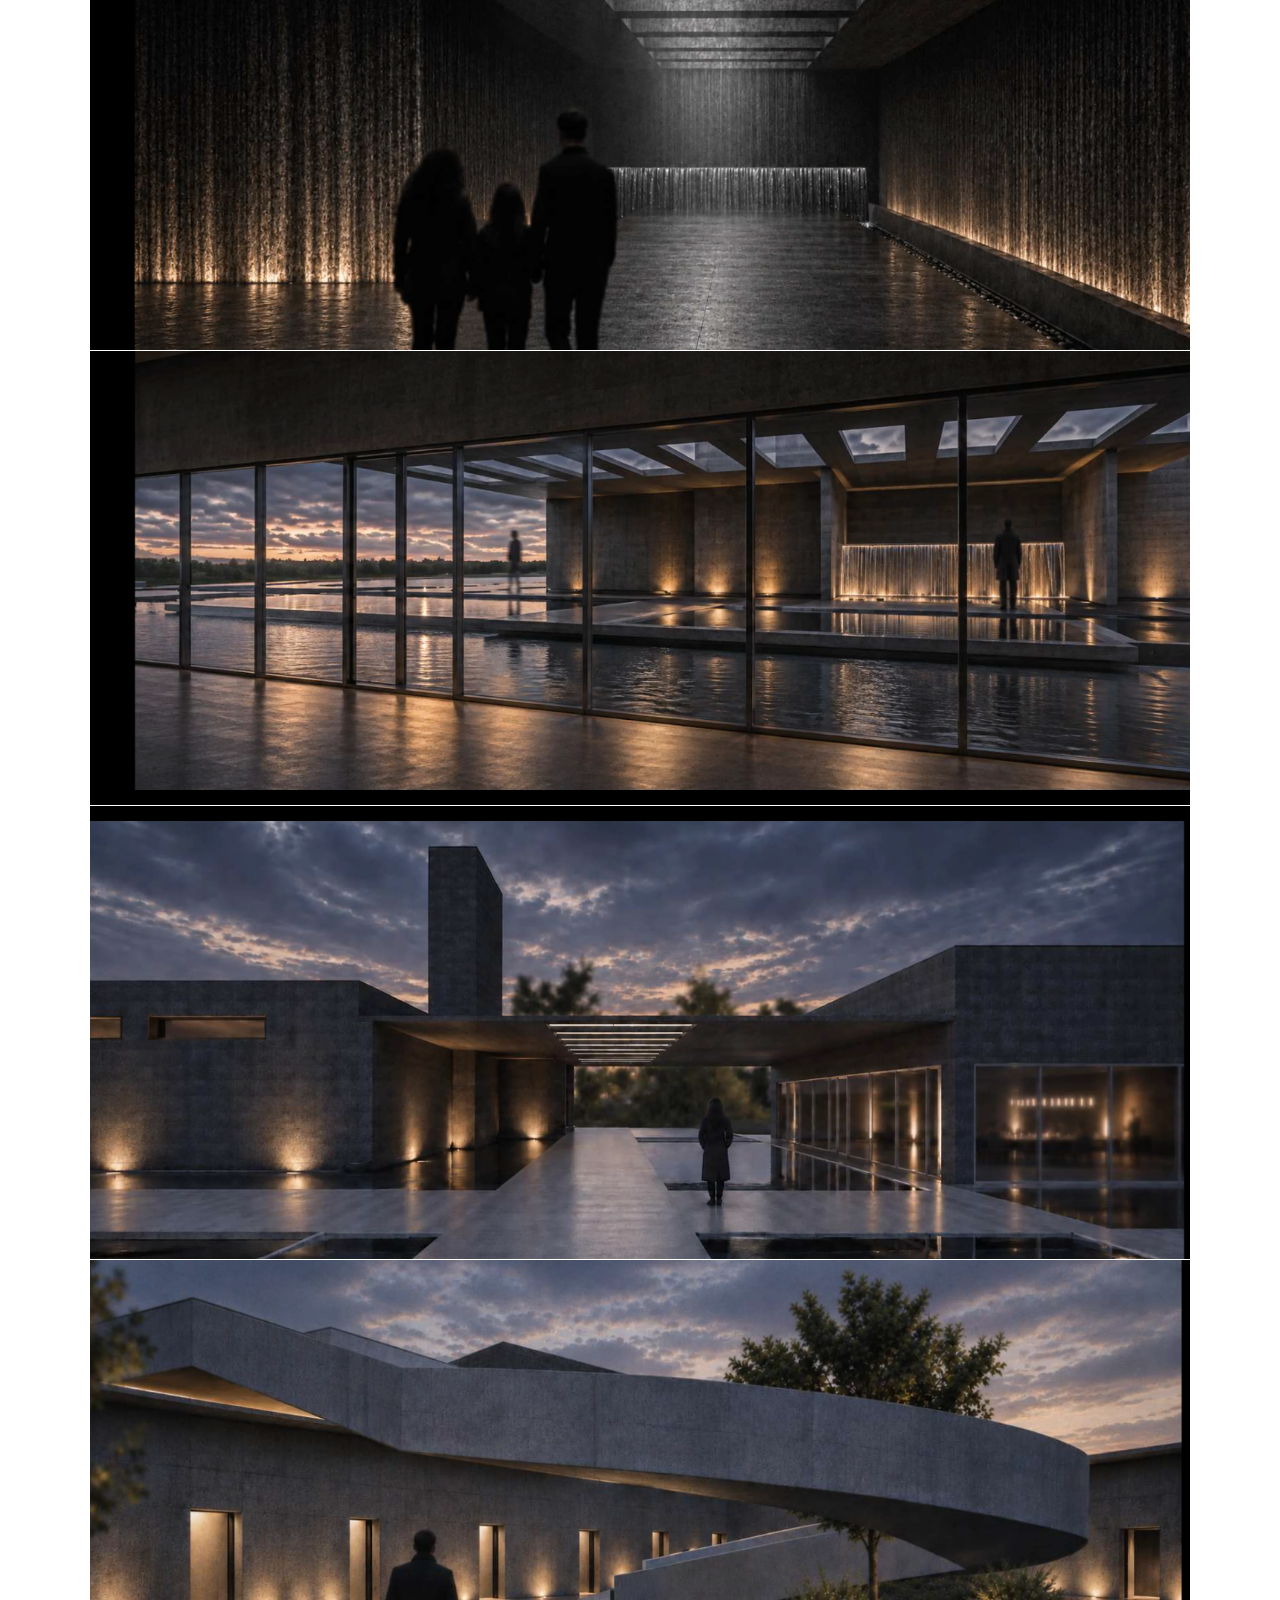
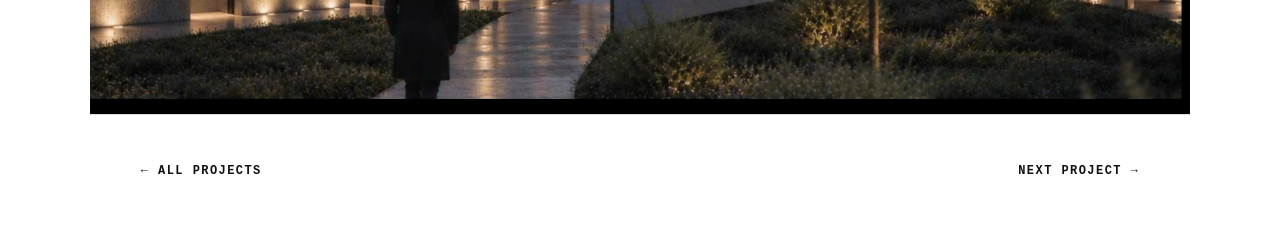
<file: projects/introspection.html>
<!doctype html>
<html lang="en">
  <head>
    <meta charset="UTF-8" />
    <meta name="viewport" content="width=device-width, initial-scale=1" />
    <meta name="description" content="Introspection, a mausoleum and crematorium project by Oktay Kartal." />
    <title>Introspection — Oktay Kartal</title>
    <link rel="stylesheet" href="../assets/css/styles.css" />
  </head>
  <body class="project-story-page introspection-page">
    <header class="story-header">
      <a class="story-logo" href="../index.html" aria-label="Oktay Kartal home"><img src="../assets/images/oktay-kartal-logo.png" alt="Oktay Kartal" /></a>
      <a href="../projects.html">PROJECTS</a>
      <a href="../projects.html">BACK</a>
    </header>
    <main class="introspection-story">
      <section id="intro-page-1" class="introspection-sheet intro-sheet-one" aria-label="Introspection project introduction">
        <div class="intro-vertical-title">Introspection</div>
        <div class="intro-meta">North Carolina State University<br />Spring 2026<br /><br />Architectural Design Advanced | ARC 503<br />Prof. Dana Gulling</div>
        <p class="intro-lead">[...The project proposes a new mausoleum and crematorium for Mount Hope Cemetery in Raleigh, North Carolina. Designed as a total precast concrete building, it integrates structure, enclosure, and ceremonial spaces while exploring long-span UHPC systems and daylighting strategies...]</p>
        <img class="intro-main-render" src="../assets/images/introspection/render-02.webp" alt="Introspection approach render" />
        <div class="intro-summary"><p>Introspection explores how architecture can create spaces for reflection, inner awareness, and acceptance. Rather than treating mourning only as a functional program, the design considers how spatial experience can support a more personal and contemplative relationship with loss.</p><p>The intention is to create a journey in which visitors can momentarily disconnect from their surroundings, slow down, and confront loss through spaces shaped by transition, reflection, and connection to the cemetery.</p></div>
        <h2 class="context-title">Site Context</h2>
        <p class="context-copy">The site is defined by two contrasting conditions. To the west, a major boulevard introduces noise, movement, and the intensity of everyday life; to the east, the cemetery offers a quieter and more reflective landscape.</p>
        <div class="intro-crop regional-context"><img src="../assets/images/introspection/site-context.webp" alt="Regional site context diagram" /></div>
        <p class="site-transition-copy">Introspection responds to this contrast by creating a protective edge toward the boulevard while gradually opening toward the cemetery. Through this transition, the architecture establishes a stronger visual and emotional connection with the landscape and creates a spatial sequence that moves from the intensity of daily life toward a more introspective environment.</p>
        <div class="intro-crop local-context"><img src="../assets/images/introspection/site-context.webp" alt="Local site context plan" /></div>
        <img class="intro-secondary-render" src="../assets/images/introspection/render-01.webp" alt="Introspection reflecting pools render" />
      </section>
      <section id="intro-page-2" class="introspection-sheet intro-sheet-two" aria-label="Sequences, materials and building system">
        <div class="intro-crop body-sequence"><img src="../assets/images/introspection/sequences-materials.webp" alt="Body sequence diagram" /></div>
        <div class="intro-crop visitor-sequence"><img src="../assets/images/introspection/sequences-materials.webp" alt="Visitor and family sequence diagram" /></div>
        <p class="body-sequence-copy">The body procession follows a separate and controlled route, beginning at the hearse garage and continuing through the preparation area to the sanctum. From the sanctum, the sequence proceeds to a second preparation area, then to the furnace, and finally to the crypt.</p>
        <p class="visitor-sequence-copy">The visitor and family sequence begins at the entrance and moves through the sanctum toward the exterior covered space and fountain. From there, the circulation continues to the viewing area, then to the dining space, and finally toward the crypt.</p>
        <p class="water-sequence-copy">Water elements are introduced as spaces of pause, reflection, and calm. Along the eastern side of the pedestrian axis, softer and more organic pathways contrast with the rigid geometry of the site, creating a more contemplative transition through the landscape.</p>
        <div class="intro-crop material-sequence"><img src="../assets/images/introspection/material-spatial-sequence.webp" alt="Material and spatial sequence" /></div>
        <div class="material-copy"><p>Introspection uses three concrete expressions to shape different spatial atmospheres. Dark grey precast concrete defines the exterior, giving the building a heavier and more protective character. Lighter-toned concrete is introduced within interior and circulation spaces to reflect daylight and create softer transitions throughout the design.</p><p>In covered areas and around the fountain, more heavily textured concrete is used to emphasize the interaction between light, shadow, water, and material, reinforcing moments of pause and reflection.</p><p>Structurally, Introspection is developed as a hybrid precast concrete system. Precast columns and beams are used where more open and flexible spaces are required, while load-bearing precast concrete walls provide enclosure, structural support, and a stronger sense of solidity in other areas.</p></div>
        <img class="intro-axon" src="../assets/images/introspection/axonometric.webp" alt="Exploded program axonometric" />
        <p class="axon-copy">The pedestrian axis continues uninterrupted toward the crypt, ending in a circular ramp that provides direct access independent of ceremonial events. This allows the crypt to remain accessible while maintaining the continuity of the project’s primary spatial journey.</p>
        <img class="intro-elevation" src="../assets/images/introspection/elevation.webp" alt="Long building elevation" />
      </section>
      <section id="intro-page-3" class="introspection-wide-sheet intro-sheet-three" aria-label="Roof plan"><div class="intro-wide-title">Introspection</div><div class="wide-plan-crop roof-plan-crop"><img src="../assets/images/introspection/roof-plan.webp" alt="Introspection roof plan" /></div></section>
      <section id="intro-page-4" class="introspection-wide-sheet intro-sheet-four" aria-label="Floor plan"><div class="intro-wide-title">Introspection</div><div class="wide-plan-crop floor-plan-crop"><img src="../assets/images/introspection/floor-plan.webp" alt="Introspection floor plan" /></div></section>
      <section id="intro-renders" class="introspection-renders" aria-label="Introspection project renders">
        <img src="../assets/images/introspection/render-01.webp" alt="Reflecting pools at sunset" /><img src="../assets/images/introspection/render-02.webp" alt="Approach across the reflecting pools" />
        <figure class="paired-render paired-render-top"><img src="../assets/images/introspection/render-pair-interior.webp" alt="Interior memorial water room" /></figure><figure class="paired-render paired-render-bottom"><img src="../assets/images/introspection/render-pair-interior.webp" alt="Interior view toward reflecting pools" /></figure>
        <figure class="paired-render paired-render-top"><img src="../assets/images/introspection/render-pair-exterior.webp" alt="Covered exterior court" /></figure><figure class="paired-render paired-render-bottom"><img src="../assets/images/introspection/render-pair-exterior.webp" alt="Exterior ramp at sunset" /></figure>
      </section>
      <nav class="story-end" aria-label="Project navigation"><a href="../projects.html">← ALL PROJECTS</a><a href="izmit-incubator-center.html">NEXT PROJECT →</a></nav>
    </main>
  </body>
</html>
</file>
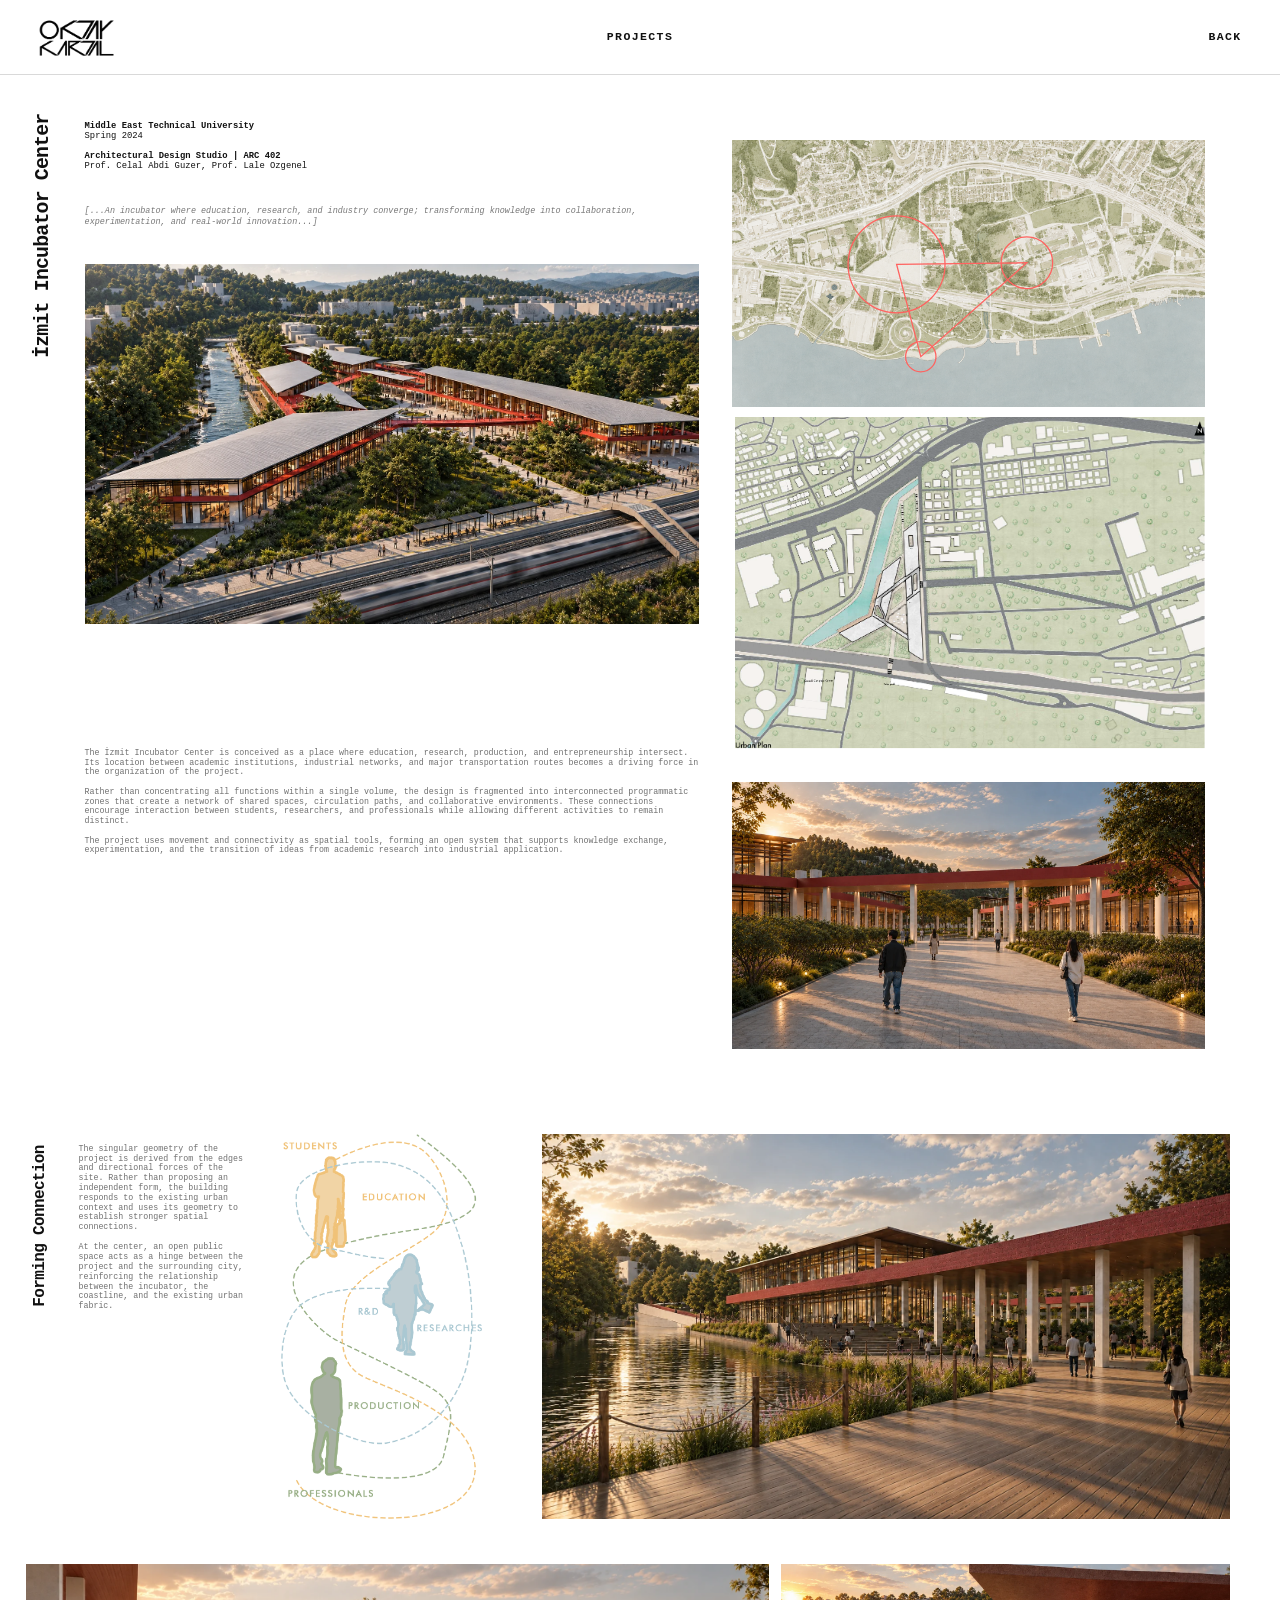
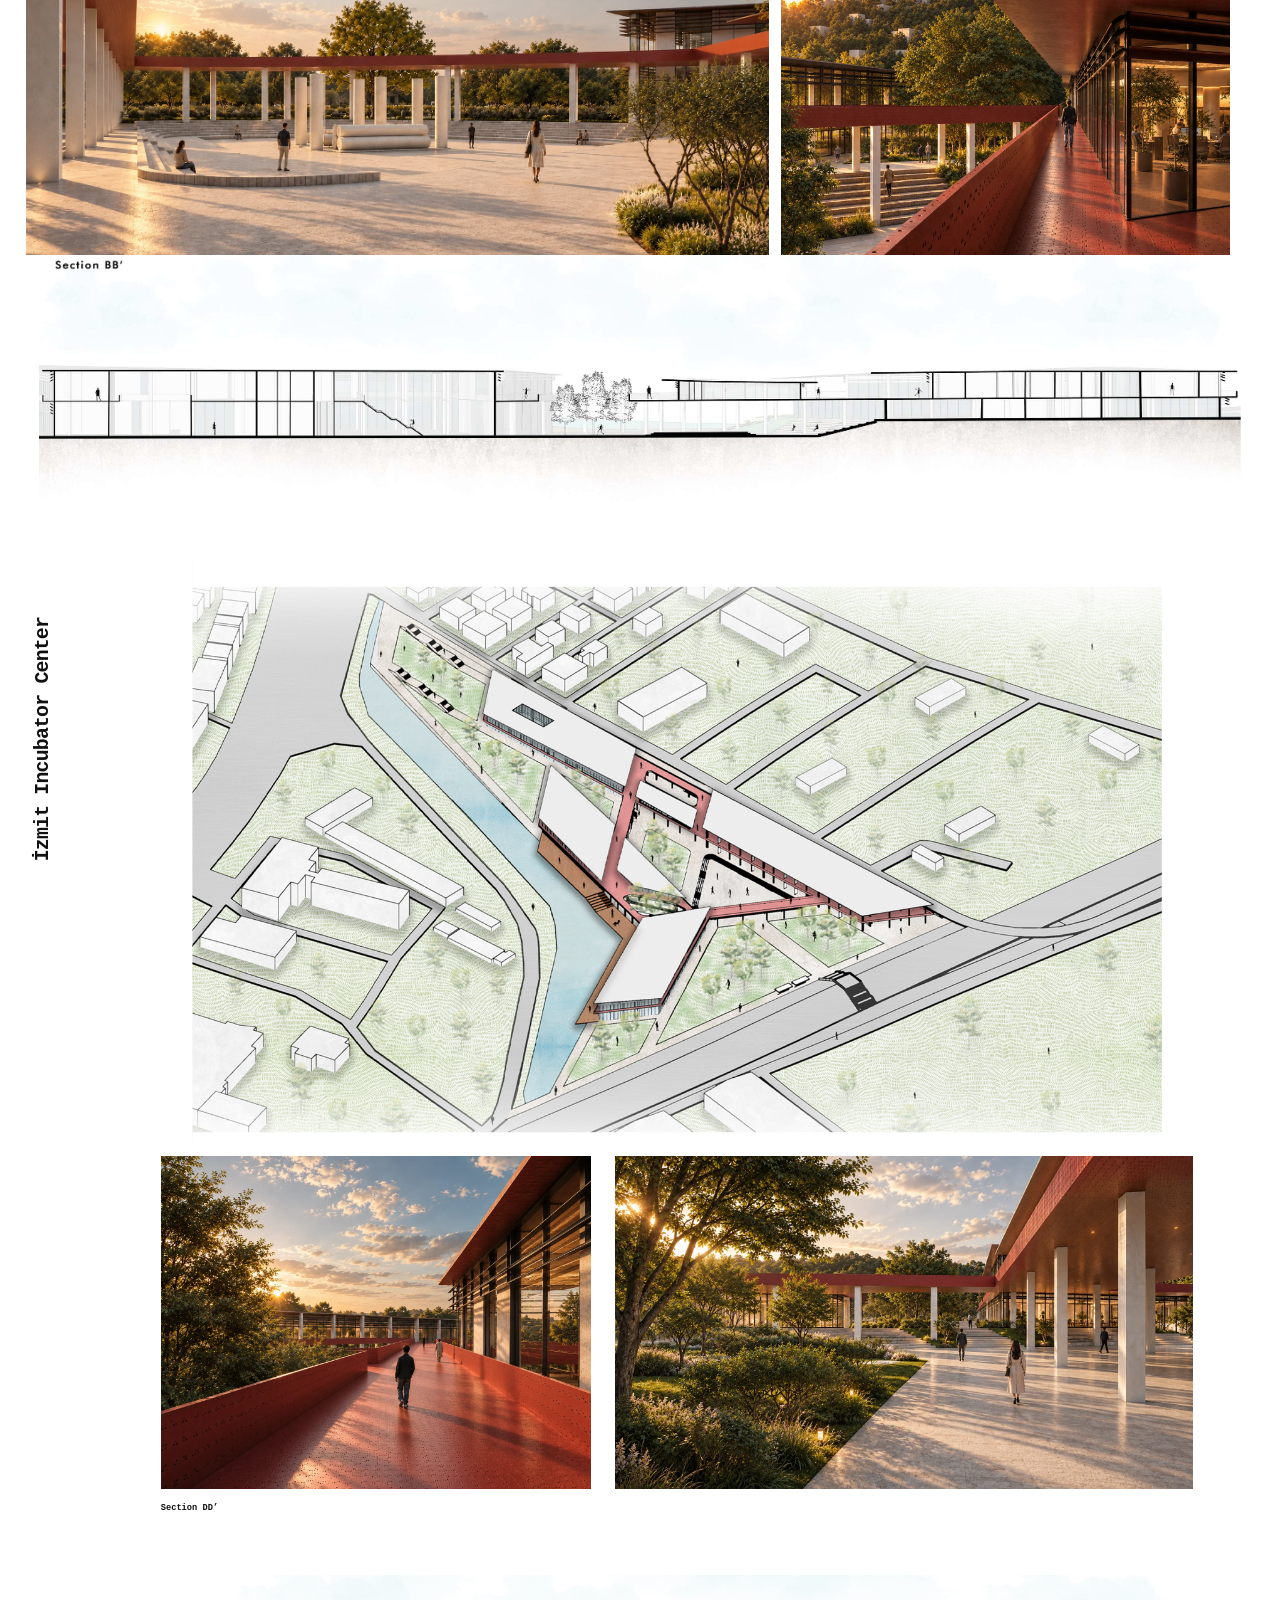
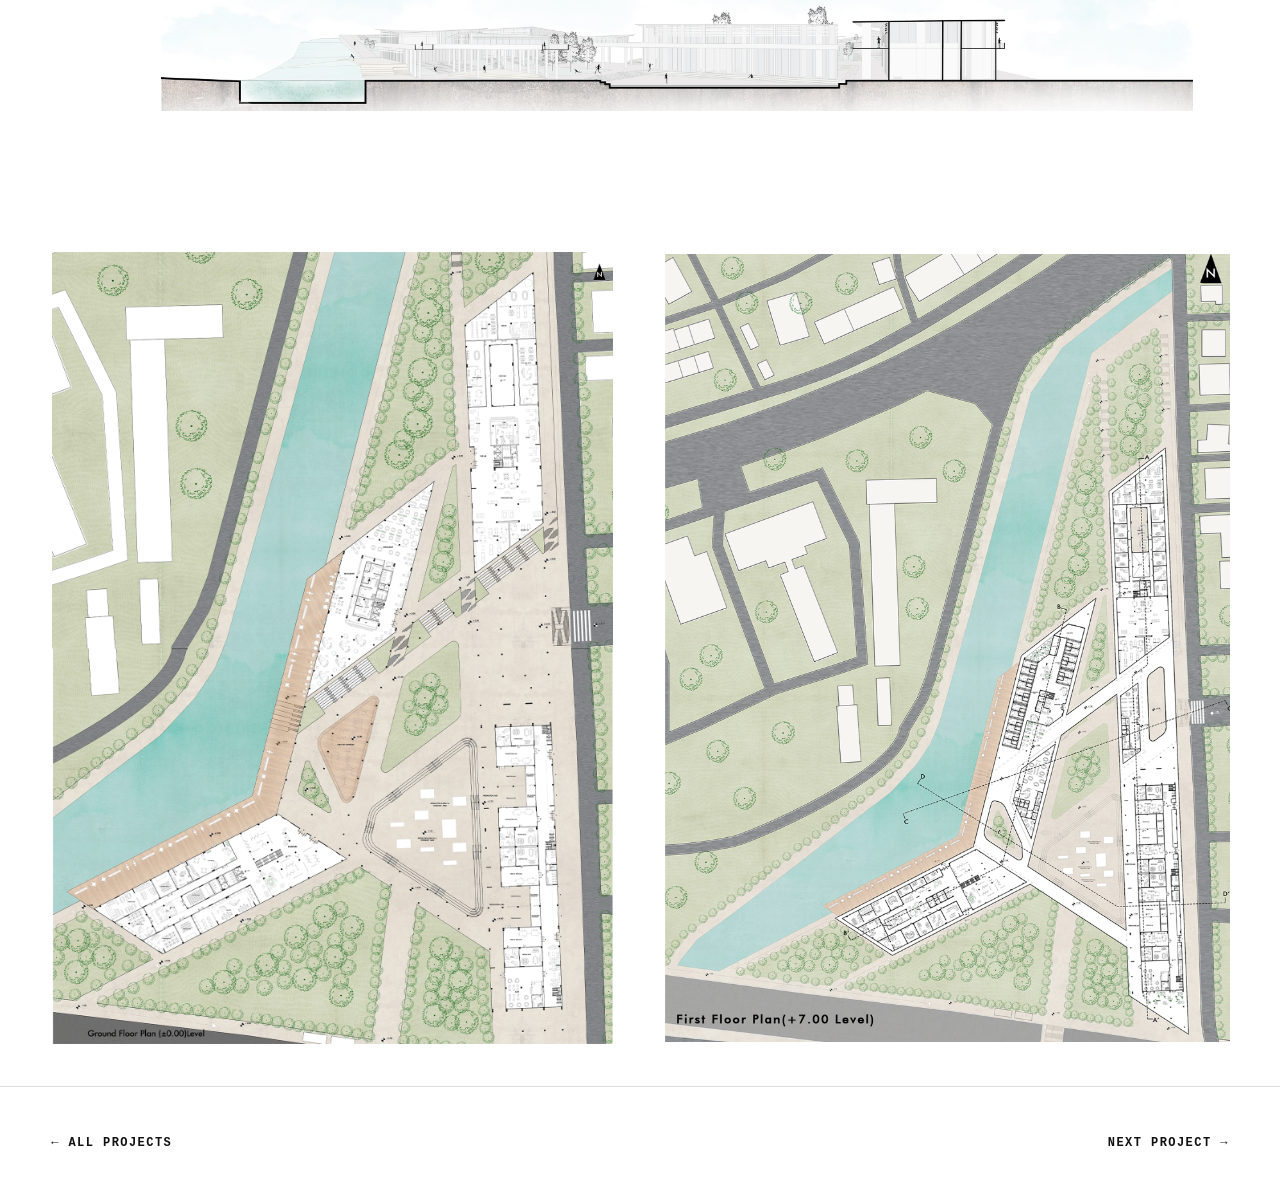
<file: projects/izmit-incubator-center.html>
<!doctype html>
<html lang="en"><head><meta charset="UTF-8"><meta name="viewport" content="width=device-width,initial-scale=1"><title>İzmit Incubator Center — Oktay Kartal</title><link rel="stylesheet" href="../assets/css/styles.css"></head>
<body class="project-story-page izmit-project-page">
<header class="story-header"><a class="story-logo" href="../index.html" aria-label="Oktay Kartal home"><img src="../assets/images/oktay-kartal-logo.png" alt=""></a><a href="../projects.html">PROJECTS</a><a href="../projects.html">BACK</a></header>
<main class="izmit-story">
  <section class="izmit-sheet izmit-page-one" aria-label="İzmit Incubator Center introduction">
    <h1 class="izmit-vertical-title">İzmit Incubator Center</h1>
    <div class="izmit-meta"><strong>Middle East Technical University</strong><br>Spring 2024<br><br><strong>Architectural Design Studio | ARC 402</strong><br>Prof. Celal Abdi Guzer, Prof. Lale Ozgenel</div>
    <p class="izmit-lead">[...An incubator where education, research, and industry converge; transforming knowledge into collaboration, experimentation, and real-world innovation...]</p>
    <div class="izmit-crop izmit-main-render"><img src="../assets/images/izmit/aerial-render.webp" alt="Aerial view of the İzmit Incubator Center"></div>
    <div class="izmit-summary"><p>The İzmit Incubator Center is conceived as a place where education, research, production, and entrepreneurship intersect. Its location between academic institutions, industrial networks, and major transportation routes becomes a driving force in the organization of the project.</p><p>Rather than concentrating all functions within a single volume, the design is fragmented into interconnected programmatic zones that create a network of shared spaces, circulation paths, and collaborative environments. These connections encourage interaction between students, researchers, and professionals while allowing different activities to remain distinct.</p><p>The project uses movement and connectivity as spatial tools, forming an open system that supports knowledge exchange, experimentation, and the transition of ideas from academic research into industrial application.</p></div>
    <div class="izmit-crop izmit-location-map"><img src="../assets/images/izmit/location-map.webp" alt="İzmit location map"><svg class="location-connections" viewBox="0 0 311 176" aria-hidden="true"><circle cx="108" cy="82" r="32"></circle><circle cx="194" cy="81" r="17"></circle><circle cx="124" cy="143" r="10"></circle><path d="M108 82 L194 81 L124 143 Z"></path></svg></div>
    <div class="izmit-crop izmit-urban-plan"><img src="../assets/images/izmit/page-01.webp" alt="Urban plan"></div>
    <div class="izmit-crop izmit-walkway-render"><img src="../assets/images/izmit/walkway-render.webp" alt="Pedestrian walkway perspective"></div>
  </section>
  <section class="izmit-sheet izmit-page-two" aria-label="Forming Connection">
    <h2 class="forming-title">Forming Connection</h2>
    <div class="forming-copy"><p>The singular geometry of the project is derived from the edges and directional forces of the site. Rather than proposing an independent form, the building responds to the existing urban context and uses its geometry to establish stronger spatial connections.</p><p>At the center, an open public space acts as a hinge between the project and the surrounding city, reinforcing the relationship between the incubator, the coastline, and the existing urban fabric.</p></div>
    <div class="izmit-crop program-diagram"><img src="../assets/images/izmit/program-diagram.png" alt="Students, education, research and production diagram"></div>
    <div class="izmit-crop canal-render"><img src="../assets/images/izmit/canal-render.webp" alt="Canal-side public space"></div>
    <div class="izmit-crop courtyard-render"><img src="../assets/images/izmit/courtyard-render.webp" alt="Central courtyard"></div>
    <div class="izmit-crop bridge-render"><img src="../assets/images/izmit/bridge-render.webp" alt="Elevated bridge"></div>
    <div class="izmit-crop section-bb"><img src="../assets/images/izmit/section-bb.webp" alt="Section BB"></div>
  </section>
  <section class="izmit-portrait-sheet izmit-page-three" aria-label="Axonometric view and Section DD">
    <h2 class="izmit-portrait-title">İzmit Incubator Center</h2>
    <div class="izmit-crop izmit-axon"><img src="../assets/images/izmit/axonometric.webp" alt="Axonometric site view"></div>
    <div class="izmit-crop red-bridge-render"><img src="../assets/images/izmit/red-bridge-render.webp" alt="Red pedestrian bridge"></div>
    <div class="izmit-crop garden-render"><img src="../assets/images/izmit/garden-render.webp" alt="Garden walkway"></div>
    <div class="section-dd-label">Section DD’</div>
    <div class="izmit-crop section-dd"><img src="../assets/images/izmit/section-dd.webp" alt="Section DD"></div>
  </section>
  <section class="izmit-plan-sheet" aria-label="Ground and first floor plans">
    <div class="izmit-crop ground-plan"><img src="../assets/images/izmit/ground-floor-plan.webp" alt="Ground floor plan"></div>
    <div class="izmit-crop first-plan"><img src="../assets/images/izmit/first-floor-plan.webp" alt="First floor plan"></div>
  </section>
  <nav class="story-end" aria-label="Project navigation"><a href="../projects.html">← ALL PROJECTS</a><a href="change-chance.html">NEXT PROJECT →</a></nav>
</main></body></html>
</file>
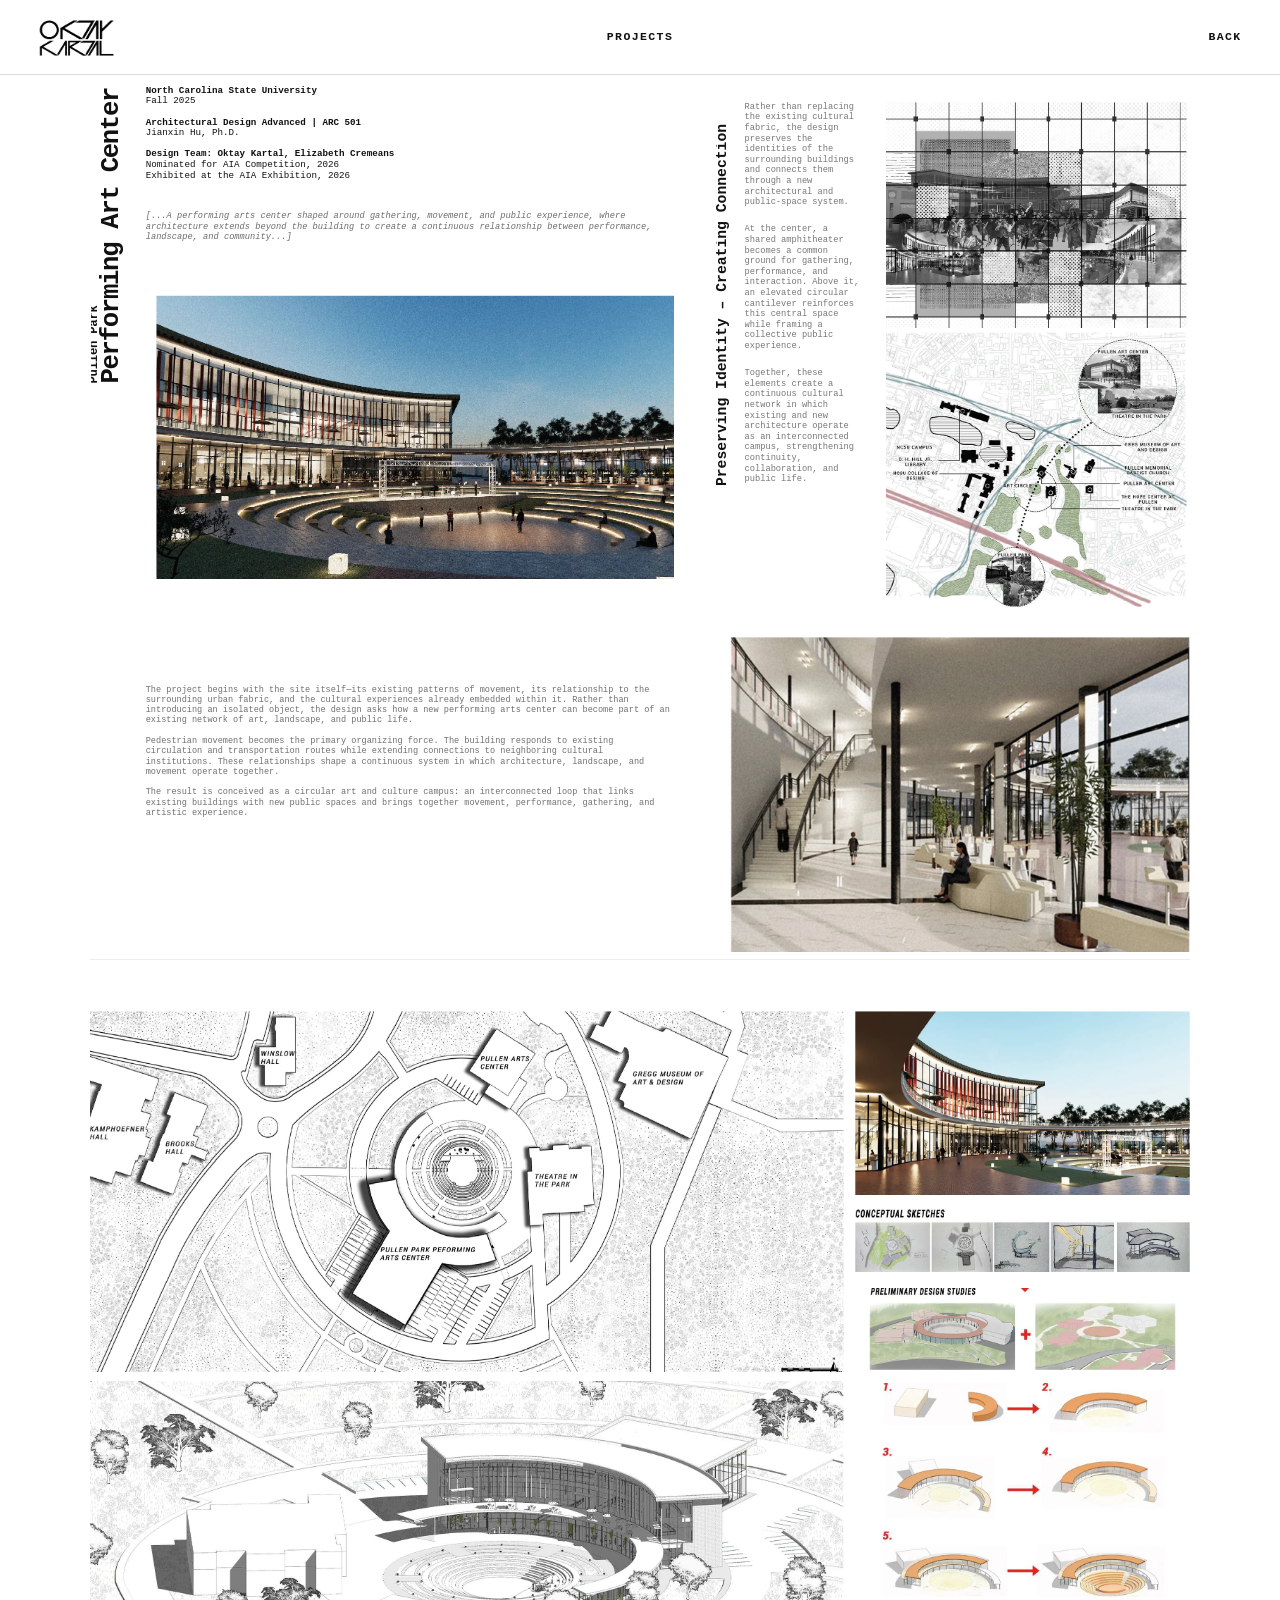
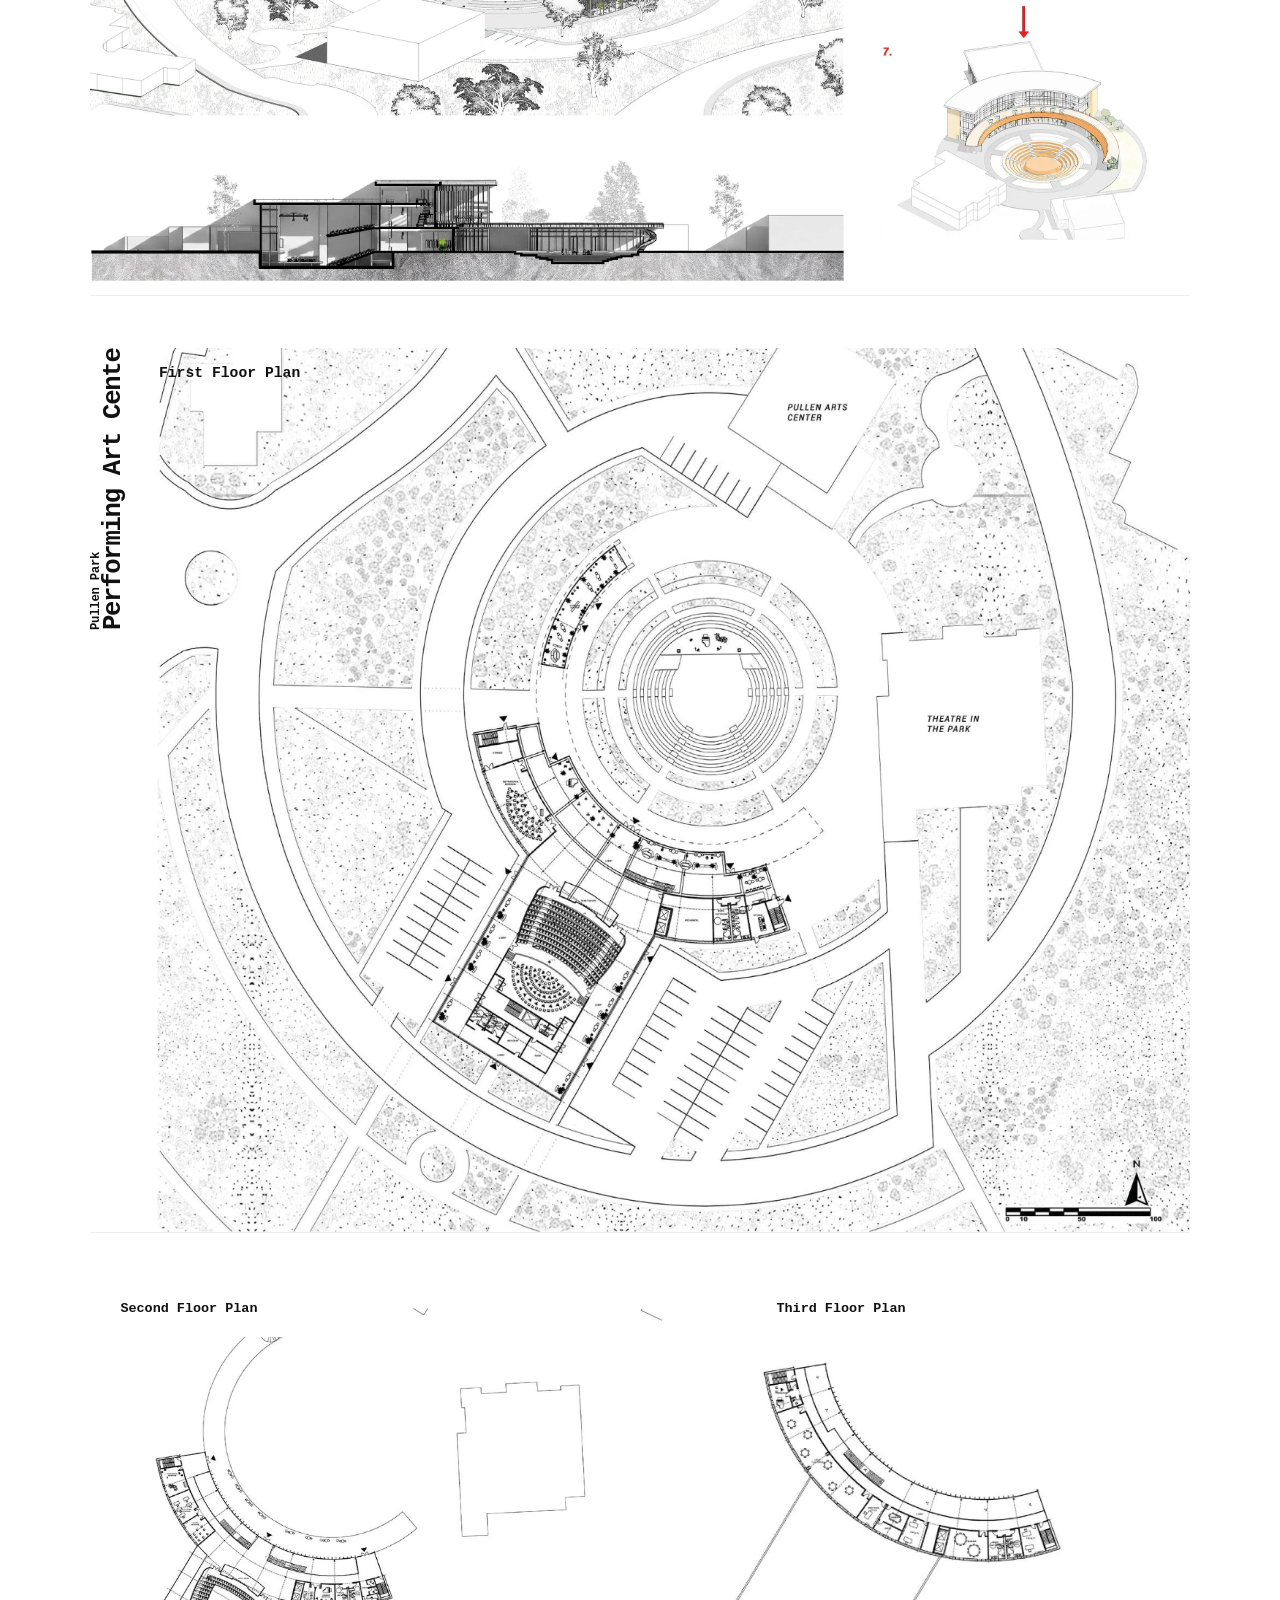
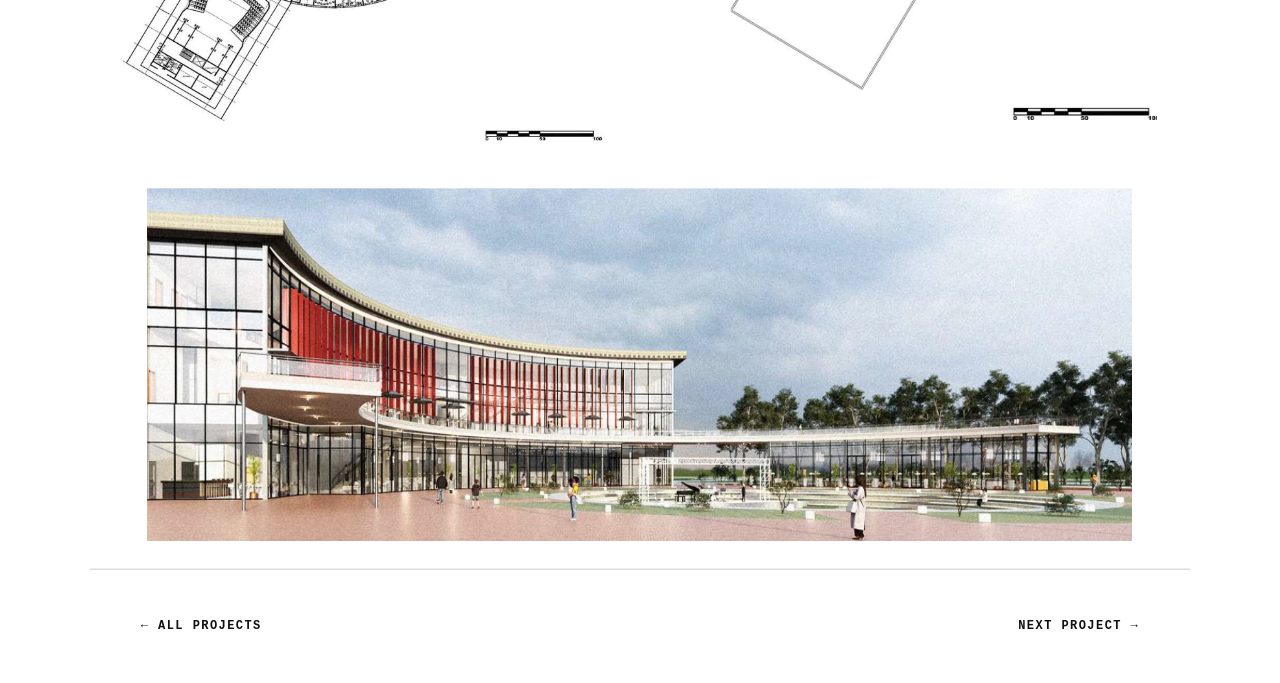
<file: projects/performing-art-center.html>
<!doctype html>
<html lang="en"><head><meta charset="UTF-8"><meta name="viewport" content="width=device-width,initial-scale=1"><title>Pullen Park Performing Art Center — Oktay Kartal</title><link rel="stylesheet" href="../assets/css/styles.css"></head>
<body class="project-story-page">
<header class="story-header"><a class="story-logo" href="../index.html" aria-label="Oktay Kartal home"><img src="../assets/images/oktay-kartal-logo.png" alt=""></a><a href="../projects.html">PROJECTS</a><a href="../projects.html">BACK</a></header>
<main class="pullen-story">
<section class="pullen-sheet pullen-page-one" aria-label="Pullen Park Performing Art Center introduction">
<div class="pullen-vertical-title"><small>Pullen Park</small>Performing Art Center</div>
<div class="pullen-meta"><strong>North Carolina State University</strong><br>Fall 2025<br><br><strong>Architectural Design Advanced | ARC 501</strong><br>Jianxin Hu, Ph.D.<br><br><strong>Design Team: Oktay Kartal, Elizabeth Cremeans</strong><br>Nominated for AIA Competition, 2026<br>Exhibited at the AIA Exhibition, 2026</div>
<p class="pullen-lead">[...A performing arts center shaped around gathering, movement, and public experience, where architecture extends beyond the building to create a continuous relationship between performance, landscape, and community...]</p>
<div class="pullen-crop pullen-main-render"><img src="../assets/images/pullen-park/page1-main.webp" alt="Pullen Park amphitheater and performing arts center"></div>
<div class="pullen-summary"><p>The project begins with the site itself—its existing patterns of movement, its relationship to the surrounding urban fabric, and the cultural experiences already embedded within it. Rather than introducing an isolated object, the design asks how a new performing arts center can become part of an existing network of art, landscape, and public life.</p><p>Pedestrian movement becomes the primary organizing force. The building responds to existing circulation and transportation routes while extending connections to neighboring cultural institutions. These relationships shape a continuous system in which architecture, landscape, and movement operate together.</p><p>The result is conceived as a circular art and culture campus: an interconnected loop that links existing buildings with new public spaces and brings together movement, performance, gathering, and artistic experience.</p></div>
<h2 class="identity-title">Preserving Identity – Creating Connection</h2>
<div class="identity-copy"><p>Rather than replacing the existing cultural fabric, the design preserves the identities of the surrounding buildings and connects them through a new architectural and public-space system.</p><p>At the center, a shared amphitheater becomes a common ground for gathering, performance, and interaction. Above it, an elevated circular cantilever reinforces this central space while framing a collective public experience.</p><p>Together, these elements create a continuous cultural network in which existing and new architecture operate as an interconnected campus, strengthening continuity, collaboration, and public life.</p></div>
<div class="pullen-crop identity-collage"><img src="../assets/images/pullen-park/identity-collage.webp" alt="Identity and connection collage"></div><div class="pullen-crop identity-map"><img src="../assets/images/pullen-park/identity-map.webp" alt="Cultural campus connection map"></div><div class="pullen-crop lobby-render"><img src="../assets/images/pullen-park/identity-lobby.webp" alt="Performing arts center lobby"></div>
</section>
<section class="pullen-sheet pullen-page-two" aria-label="Site planning and design process">
<div class="pullen-crop pullen-site-plan"><img src="../assets/images/pullen-park/page2-left.webp" alt="Pullen Park site plan"></div><div class="pullen-crop pullen-axon"><img src="../assets/images/pullen-park/page2-left.webp" alt="Pullen Park performing arts center axonometric"></div><div class="pullen-crop pullen-section"><img src="../assets/images/pullen-park/page2-left.webp" alt="Performing arts center section"></div>
<div class="pullen-crop process-render"><img src="../assets/images/pullen-park/page2-right.webp" alt="Courtyard render"></div><div class="pullen-crop concept-sketches"><img src="../assets/images/pullen-park/page2-right.webp" alt="Conceptual sketches"></div><div class="pullen-crop preliminary-studies"><img src="../assets/images/pullen-park/page2-right.webp" alt="Preliminary design studies"></div><div class="pullen-crop design-process"><img src="../assets/images/pullen-park/page2-right.webp" alt="Design process diagrams"></div>
</section>
<section class="pullen-plan-sheet" aria-label="First floor plan"><div class="pullen-plan-title"><small>Pullen Park</small>Performing Art Center</div><div class="first-floor-label">First Floor Plan</div><div class="pullen-crop first-floor-crop"><img src="../assets/images/pullen-park/first-floor.webp" alt="First floor plan"></div></section>
<section class="pullen-sheet pullen-page-four" aria-label="Second and third floor plans"><h2 class="second-floor-label">Second Floor Plan</h2><h2 class="third-floor-label">Third Floor Plan</h2><div class="pullen-crop second-floor-crop"><img src="../assets/images/pullen-park/upper-floors.webp" alt="Second floor plan"></div><div class="pullen-crop third-floor-crop"><img src="../assets/images/pullen-park/upper-floors.webp" alt="Third floor plan"></div><img class="pullen-wide-render" src="../assets/images/pullen-park/exterior-render.webp" alt="Pullen Park performing arts center exterior"></section>
<nav class="story-end" aria-label="Project navigation"><a href="../projects.html">← ALL PROJECTS</a><a href="izmit-incubator-center.html">NEXT PROJECT →</a></nav>
</main></body></html>
</file>
<file: assets/css/styles.css>
:root {
  color-scheme: light;
  --paper: #f4f3ef;
  --ink: #11110f;
  --muted: #6c6b65;
  --line: #cfcec7;
  --pad: clamp(1.1rem, 2.5vw, 2.75rem);
  --serif: Georgia, "Times New Roman", serif;
  --sans: "Source Code Pro", "Cascadia Mono", Consolas, monospace;
}

* { box-sizing: border-box; }
html { scroll-behavior: smooth; scroll-padding-top: 5rem; }
body { margin: 0; background: var(--paper); color: var(--ink); font-family: var(--sans); font-size: 1rem; line-height: 1.45; }
.home-page { width: 100%; height: 100vh; height: 100svh; overflow: hidden; overscroll-behavior: none; }
.home-page main, .home-page .hero { width: 100%; height: 100%; }
.home-page .legacy-content { display: none !important; }
a { color: inherit; text-decoration: none; }
button { font: inherit; color: inherit; }
img { display: block; width: 100%; }
::selection { background: var(--ink); color: var(--paper); }

.skip-link { position: fixed; top: -5rem; left: 1rem; z-index: 100; background: var(--ink); color: var(--paper); padding: .65rem 1rem; }
.skip-link:focus { top: 1rem; }

.site-header { position: fixed; inset: 0 0 auto; z-index: 50; display: flex; align-items: center; justify-content: space-between; min-height: 4.25rem; padding: 0 var(--pad); border-bottom: 1px solid transparent; transition: background .3s, border-color .3s; }
.site-header.is-scrolled { background: color-mix(in srgb, var(--paper) 92%, transparent); border-color: var(--line); backdrop-filter: blur(12px); }
.wordmark { display: flex; align-items: center; width: clamp(4.75rem, 6.4vw, 6.75rem); height: 3.65rem; overflow: hidden; }
.wordmark img { width: 100%; height: 100%; object-fit: contain; }
.site-nav a, .menu-toggle { font-size: .78rem; letter-spacing: .12em; font-weight: 700; }
.site-nav { display: flex; gap: clamp(1rem, 2.4vw, 2.8rem); }
.site-nav a { position: relative; padding: .5rem 0; }
.site-nav a::after { content: ""; position: absolute; left: 0; right: 100%; bottom: .24rem; height: 1px; background: currentColor; transition: right .25s ease; }
.site-nav a:hover::after, .site-nav a:focus-visible::after { right: 0; }
.menu-toggle { display: none; border: 0; background: none; padding: .5rem 0; }

.hero { position: relative; min-height: 100vh; min-height: 100svh; overflow: hidden; background: #141411; color: #fff; }
.hero-media { position: absolute; inset: 0; width: 100%; height: 100%; object-fit: cover; opacity: 0; transition: opacity 1.1s ease; }
.hero-media.is-active { opacity: 1; }
.hero-shade { position: absolute; inset: 0; background: linear-gradient(180deg, rgba(0,0,0,.18), rgba(0,0,0,.06) 50%, rgba(0,0,0,.22)); }
.hero-identity { position: absolute; inset: 0; display: flex; flex-direction: column; align-items: center; justify-content: center; gap: clamp(1.4rem, 3vw, 2.5rem); padding: var(--pad); }
.hero-logo { width: clamp(15rem, 34vw, 31rem); max-height: 30vh; object-fit: contain; filter: invert(1); }
.hero-nav { display: flex; justify-content: center; gap: clamp(.9rem, 2.8vw, 2.8rem); font-size: clamp(.68rem, .9vw, .83rem); font-weight: 600; letter-spacing: .13em; }
.hero-nav a { position: relative; padding: .35rem 0; text-shadow: 0 1px 15px rgba(0,0,0,.35); }
.hero-nav a::after { content: ""; position: absolute; left: 0; right: 100%; bottom: 0; height: 1px; background: currentColor; transition: right .25s ease; }
.hero-nav a:hover::after, .hero-nav a:focus-visible::after { right: 0; }

.projects-page { background: #fff; color: #111; }
.projects-header { position: sticky; top: 0; z-index: 30; display: flex; align-items: center; justify-content: space-between; padding: 1.25rem clamp(1rem, 3vw, 3.25rem); border-bottom: 1px solid #d8d8d8; background: rgba(255,255,255,.96); backdrop-filter: blur(12px); }
.projects-home { width: clamp(4.7rem, 6vw, 6.4rem); }
.projects-home img { width: 100%; }
.projects-header h1 { margin: 0; font-size: .78rem; line-height: 1; letter-spacing: .14em; }
.projects-back { font-size: .72rem; font-weight: 600; letter-spacing: .12em; }
.project-index-page { padding: clamp(1.5rem, 2.6vw, 2.75rem) clamp(2rem, 7vw, 8rem) clamp(4rem, 8vw, 8rem); }
.project-index-grid { display: grid; grid-template-columns: repeat(2, minmax(0, 1fr)); column-gap: clamp(2.5rem, 6.5vw, 7rem); row-gap: clamp(3rem, 6vw, 6rem); }
.index-project { display: grid; grid-template-columns: auto minmax(0, 1fr); gap: clamp(.4rem, .7vw, .75rem); color: #111; }
.index-project-title { margin: 0; align-self: stretch; font-size: clamp(1rem, 1.55vw, 1.55rem); font-weight: 700; line-height: 1; letter-spacing: -.035em; writing-mode: vertical-rl; transform: rotate(180deg); text-align: right; }
.index-project-body { min-width: 0; }
.index-project-image { display: block; aspect-ratio: 16 / 9; overflow: hidden; background: #ececec; }
.index-project-image img { width: 100%; height: 100%; object-fit: cover; transition: transform .65s cubic-bezier(.22,.61,.36,1), filter .35s; }
.index-project-image:hover img, .index-project-image:focus-visible img { transform: scale(1.018); filter: brightness(.96); }
.project-crop { position: relative; }
.project-crop img { position: absolute; width: 280.6%; height: auto; max-width: none; object-fit: initial; }
.project-crop.crop-change img { left: -9.2%; top: -6%; }
.project-crop.crop-introspection img { left: -163.2%; top: -6%; }
.project-crop.crop-izmit img { left: -9.2%; top: -136.5%; }
.project-crop.crop-performing img { left: -163.2%; top: -136.5%; }
.project-crop:hover img, .project-crop:focus-visible img { transform: scale(1.008); }
.pullen-image img { transform: scale(1.34); }
.pullen-image:hover img, .pullen-image:focus-visible img { transform: scale(1.36); }
.index-project-description { margin: .62rem 0 0; max-width: 98%; color: #696969; font-size: clamp(.7rem, .72vw, .8rem); font-style: italic; line-height: 1.25; letter-spacing: .01em; }
.research-page { background: #fff; color: #111; }
.research-index-page { min-height: calc(100vh - 6rem); padding: clamp(1.5rem, 2.6vw, 2.75rem) clamp(2rem, 7vw, 8rem) clamp(4rem, 8vw, 8rem); }
.research-feature { width: min(100%, 68rem); }
.research-feature-body { min-height: clamp(23rem, 45vw, 37rem); display: flex; flex-direction: column; padding: clamp(1.4rem, 3vw, 3rem); border-top: 1px solid #d8d8d8; border-bottom: 1px solid #d8d8d8; background: #fff; }
.research-feature-status { margin: 0 0 clamp(2.5rem, 7vw, 7rem); font-size: clamp(.68rem, .72vw, .8rem); line-height: 1.45; letter-spacing: .1em; }
.research-feature h3 { max-width: 45rem; margin: 0; font-size: clamp(1.2rem, 1.85vw, 2.15rem); font-weight: 700; line-height: 1.1; letter-spacing: -.04em; }
.research-feature-meta { display: grid; grid-template-columns: minmax(12rem, 1fr) minmax(18rem, 2fr); gap: 1.5rem; margin-top: auto; padding-top: 3rem; font-size: clamp(.7rem, .78vw, .86rem); }
.research-feature-authors, .research-feature-venue { margin: 0; }
.research-feature-authors { font-weight: 700; }
.research-feature-venue { max-width: 38rem; line-height: 1.45; }
.research-feature-note { margin: 1.5rem 0 0; max-width: 48rem; color: #696969; font-size: clamp(.7rem, .72vw, .8rem); font-style: italic; line-height: 1.3; }
.about-page { background: #fff; color: #111; }
.about-index-page { min-height: calc(100vh - 5.5rem); display: grid; align-items: center; padding: clamp(2.5rem, 5vw, 5rem) clamp(2rem, 7vw, 8rem); }
.about-intro { display: grid; grid-template-columns: minmax(11rem, 1fr) minmax(0, 3fr); column-gap: clamp(2rem, 6vw, 7rem); padding: clamp(1.5rem, 3vw, 3rem) 0; }
.about-identity h2 { margin: 0 0 .65rem; font-size: clamp(1.15rem, 1.6vw, 1.65rem); line-height: 1; letter-spacing: -.035em; }
.about-identity p { margin: 0; font-size: clamp(.66rem, .7vw, .76rem); font-weight: 700; line-height: 1.5; letter-spacing: .09em; }
.about-profile { max-width: 58rem; }
.about-bio { display: grid; gap: 1.2rem; color: #444; font-size: clamp(.82rem, .95vw, 1rem); line-height: 1.65; }
.about-bio p { margin: 0; }
.about-actions { display: grid; grid-template-columns: repeat(4, minmax(0, 1fr)); gap: 1rem; margin-top: clamp(2.5rem, 5vw, 5rem); }
.about-actions a { display: grid; place-items: center; min-height: 2.8rem; border: 1px solid #111; background: #111; color: #fff; font-size: .7rem; font-weight: 700; letter-spacing: .1em; transition: background .2s, color .2s; }
.about-actions a:hover, .about-actions a:focus-visible { background: #fff; color: #111; }
.about-sections { border-top: 1px solid #111; }
.about-record, .about-contact { display: grid; grid-template-columns: minmax(10rem, 1fr) minmax(0, 3fr); column-gap: clamp(2rem, 6vw, 7rem); padding: clamp(2rem, 4vw, 4rem) 0; border-bottom: 1px solid #d8d8d8; }
.about-record > h2, .about-contact > h2 { margin: 0; font-size: clamp(.78rem, .9vw, 1rem); letter-spacing: .08em; text-transform: uppercase; }
.about-record-list { display: grid; gap: 0; }
.about-record-list article { display: grid; grid-template-columns: minmax(6.5rem, .65fr) minmax(0, 2.35fr); gap: 1.5rem; padding: 0 0 2rem; margin: 0 0 2rem; border-bottom: 1px solid #e4e4e4; }
.about-record-list article:last-child { padding-bottom: 0; margin-bottom: 0; border-bottom: 0; }
.about-record h3, .about-split h3 { margin: 0 0 .35rem; font-size: clamp(.83rem, .95vw, 1.02rem); }
.about-record p { margin: 0 0 .3rem; color: #5f5f5f; font-size: clamp(.72rem, .78vw, .85rem); line-height: 1.5; }
.about-record .about-year { color: #111; font-weight: 700; letter-spacing: .05em; }
.about-split { display: grid; grid-template-columns: repeat(3, 1fr); gap: clamp(1.5rem, 4vw, 4rem); }
.about-contact-links { display: grid; grid-template-columns: repeat(2, minmax(0, 1fr)); gap: 0 clamp(2rem, 5vw, 5rem); }
.about-contact-links a { display: flex; flex-direction: column; gap: .45rem; padding: 1.2rem 0; border-top: 1px solid #d8d8d8; font-size: clamp(.78rem, .9vw, .98rem); }
.about-contact-links a:hover { color: #666; }
.about-contact-links span { font-size: .66rem; font-weight: 700; letter-spacing: .1em; }
.contact-page { min-height: 100vh; background: #fff; color: #111; }
.contact-main { min-height: calc(100vh - 5.5rem); display: grid; grid-template-columns: minmax(16rem, 1fr) minmax(30rem, 1.55fr); gap: clamp(4rem, 10vw, 11rem); align-items: center; padding: clamp(3rem, 7vw, 7rem) clamp(2rem, 7vw, 8rem); }
.contact-details { align-self: center; }
.contact-kicker { margin: 0 0 2rem; font-size: .68rem; font-weight: 700; letter-spacing: .12em; }
.contact-details h2 { margin: 0 0 2.2rem; font-size: clamp(1.8rem, 3vw, 3.2rem); line-height: 1; letter-spacing: -.045em; }
.contact-details > p:not(.contact-kicker), .contact-details address { margin: 0 0 2rem; max-width: 24rem; color: #555; font-size: clamp(.78rem, .88vw, .95rem); line-height: 1.55; font-style: normal; }
.contact-direct { display: flex; flex-direction: column; align-items: flex-start; gap: .35rem; font-size: clamp(.75rem, .82vw, .9rem); }
.contact-direct a { border-bottom: 1px solid transparent; }
.contact-direct a:hover { border-color: currentColor; }
.contact-form { display: grid; gap: 1.35rem; }
.contact-name-fields { display: grid; grid-template-columns: repeat(2, minmax(0, 1fr)); gap: 1.5rem; }
.contact-form label { display: grid; gap: .45rem; font-size: .72rem; letter-spacing: .03em; }
.contact-form input, .contact-form textarea { width: 100%; border: 1px solid #111; border-radius: 0; background: #fff; color: #111; padding: .8rem .9rem; font: inherit; font-size: .86rem; outline: none; }
.contact-form input:focus, .contact-form textarea:focus { box-shadow: 0 0 0 2px #111; }
.contact-form textarea { resize: vertical; min-height: 9rem; }
.contact-form button { min-height: 2.7rem; border: 1px solid #111; background: #111; color: #fff; font-size: .72rem; font-weight: 700; letter-spacing: .12em; cursor: pointer; transition: background .2s, color .2s; }
.contact-form button:hover, .contact-form button:focus-visible { background: #fff; color: #111; }
.contact-form button:disabled { cursor: wait; opacity: .6; }
.contact-honeypot { position: absolute !important; width: 1px !important; height: 1px !important; overflow: hidden; clip: rect(0 0 0 0); white-space: nowrap; }
.contact-form-note { margin: -.5rem 0 0; color: #777; font-size: .67rem; font-style: italic; }
.contact-form-note.is-success { color: #176b3a; }
.contact-form-note.is-error { color: #9f1d1d; }
.contact-form-note a { text-decoration: underline; text-underline-offset: .2em; }
.project-placeholder { min-height: 100svh; display: grid; place-items: center; padding: 2rem; text-align: center; }
.project-placeholder h1 { margin: 0 0 1rem; font-size: clamp(2rem, 6vw, 6rem); line-height: .95; }
.project-placeholder a { text-decoration: underline; text-underline-offset: .3rem; }

.project-story-page { background: #fff; color: #111; }
.story-header { position: sticky; top: 0; z-index: 20; display: grid; grid-template-columns: 1fr auto 1fr; align-items: center; min-height: 4.7rem; padding: 0 clamp(1rem, 3vw, 3.25rem); border-bottom: 1px solid #d9d9d9; background: rgba(255,255,255,.94); backdrop-filter: blur(12px); font-size: .72rem; font-weight: 600; letter-spacing: .12em; }
.story-header > :last-child { justify-self: end; }
.story-logo { width: clamp(4.7rem, 6vw, 6.4rem); }
.story-intro { display: grid; grid-template-columns: repeat(12, minmax(0, 1fr)); gap: 1.5rem; padding: clamp(3rem, 7vw, 7rem) clamp(1rem, 4vw, 4rem) clamp(5rem, 9vw, 9rem); }
.story-intro h1 { grid-column: 1 / 8; margin: 0; font-size: clamp(3.4rem, 8.4vw, 9.5rem); line-height: .83; letter-spacing: -.075em; }
.story-intro h1 span { display: inline-block; padding-right: .07em; }
.story-meta { grid-column: 9 / 13; align-self: end; font-size: clamp(.72rem, .85vw, .9rem); }
.story-meta p { margin: 0 0 1.2rem; }
.story-lead { grid-column: 1 / 8; margin: 1.5rem 0 0; color: #686868; font-size: clamp(.9rem, 1.15vw, 1.16rem); font-style: italic; }
.intro-render { grid-column: 1 / 13; margin: clamp(2rem, 5vw, 5rem) 0 0; }
.intro-render img { aspect-ratio: 16 / 9; object-fit: cover; }
.story-summary { grid-column: 2 / 8; margin-top: 2.5rem; font-size: clamp(.9rem, 1.12vw, 1.13rem); color: #5f5f5f; }
.story-summary p { margin: 0 0 1.2rem; }
.story-section { padding: clamp(4rem, 8vw, 8rem) clamp(1rem, 4vw, 4rem); border-top: 1px solid #dedede; }
.section-label { margin-bottom: 2rem; font-size: .72rem; font-weight: 700; letter-spacing: .14em; }
.concept-section > img { width: min(70rem, 72vw); margin-left: auto; }
.planning-grid { display: grid; grid-template-columns: 1fr 1.45fr; gap: clamp(1.5rem, 4vw, 5rem); align-items: start; }
.planning-grid img:first-child { margin-top: 8vw; }
.wide-drawing { margin-top: clamp(3rem, 7vw, 7rem); }
.design-grid { display: grid; grid-template-columns: repeat(2, minmax(0, 1fr)); gap: clamp(1.5rem, 4vw, 5rem); align-items: start; }
.design-grid img { background: #fff; }
.render-sequence { padding-top: clamp(5rem, 10vw, 10rem); border-top: 1px solid #dedede; }
.render-heading { display: grid; grid-template-columns: 1fr 3fr; gap: 2rem; padding: 0 clamp(1rem, 4vw, 4rem) clamp(3rem, 6vw, 6rem); }
.render-heading p { margin: 0; font-size: .72rem; font-weight: 700; letter-spacing: .14em; }
.render-heading h2 { margin: 0; font-size: clamp(2.3rem, 5.8vw, 6.6rem); line-height: .93; letter-spacing: -.055em; }
.render-sequence figure { margin: 0; }
.render-sequence figure + figure { margin-top: clamp(.65rem, 1.2vw, 1.25rem); }
.render-sequence img { width: 100%; min-height: 60vh; object-fit: cover; }
.story-end { display: flex; justify-content: space-between; padding: 3rem clamp(1rem, 4vw, 4rem); border-top: 1px solid #dedede; font-size: .75rem; font-weight: 700; letter-spacing: .12em; }

.project-story-page .story-header { display: grid; }
.portfolio-story { width: calc(100% - clamp(4rem, 14vw, 16rem)); margin-inline: auto; overflow: hidden; background: #fff; }
.portfolio-story > .portfolio-sheet,
.portfolio-story > .fullscreen-renders,
.portfolio-story > .story-end { width: 100%; margin-inline: 0; }
.portfolio-sheet { position: relative; width: 100%; aspect-ratio: 1112 / 894; overflow: hidden; background: #fff; border-bottom: 1px solid #eee; font-family: "Source Code Pro", "Cascadia Mono", Consolas, monospace; }
.portfolio-sheet img { position: absolute; }
.vertical-project-title { position: absolute; left: .5%; top: -7%; z-index: 3; height: 31%; writing-mode: vertical-rl; transform: rotate(180deg); font-size: 2.3vw; font-weight: 800; line-height: .85; letter-spacing: -.06em; }
.change-mark { position: absolute; left: 3.8%; top: .8%; width: 27%; height: 4.8%; }
.change-mark img { position: static; width: 100%; height: 100%; object-fit: contain; object-position: left top; }
.sheet-meta { position: absolute; left: 3.8%; top: 5.2%; width: 49%; font-size: .86vw; line-height: 1.16; }
.sheet-lead { position: absolute; left: 3.8%; top: 19.2%; width: 50%; margin: 0; color: #686868; font-size: .8vw; font-style: italic; line-height: 1.25; }
.sheet-hero { left: 3.8%; top: 25.6%; width: 50.6%; height: 41.6%; object-fit: cover; }
.sheet-summary { position: absolute; left: 3.8%; top: 71.2%; width: 50.8%; color: #666; font-size: .77vw; line-height: 1.25; }
.sheet-summary p { margin: 0 0 1.25em; }
.crop { position: absolute; overflow: hidden; }
.crop img { max-width: none; }
.concept-crop { left: 57.7%; top: 2.2%; width: 41.8%; height: 95.5%; }
.concept-crop img { left: 0; top: 0; height: 100%; width: 200%; object-fit: fill; }
.sheet-two h2 { display: none; }
.campus-crop { left: .5%; top: .8%; width: 38.3%; height: 98.4%; }
.campus-crop img { top: 0; left: -112.5%; height: 100%; width: 200%; object-fit: fill; }
.sheet-masterplan { left: 40%; top: .8%; width: 57%; height: 50%; object-fit: cover; }
.masterplan-copy { position: absolute; left: 40%; top: 54%; width: 56%; color: #777; font-size: .76vw; line-height: 1.18; }
.masterplan-copy p { margin: 0 0 1.2em; }
.sheet-axon { left: 43%; top: 73%; width: 54%; height: 24%; object-fit: cover; object-position: center 44%; }
.sheet-three .vertical-project-title { top: -.9%; height: 27%; }
.plans-crop { left: 3%; top: 7%; width: 49.5%; height: 91%; }
.plans-crop img { top: 0; left: -100%; height: 100%; width: 200%; object-fit: fill; }
.sheet-three h2 { position: absolute; left: 54%; top: 3.8%; margin: 0; font-size: 1.35vw; }
.form-image { left: 54%; top: 6%; width: 44%; height: 18%; object-fit: cover; object-position: center; }
.form-copy { position: absolute; left: 54%; top: 31%; width: 43%; color: #777; font-size: .74vw; line-height: 1.17; }
.form-copy p { margin: 0 0 1.3em; }
.stages-image { left: 50.25%; top: 43.8%; width: 51.5%; height: 34.3%; object-fit: contain; }
.section-image { left: 54%; top: 76%; width: 44%; height: 21%; object-fit: cover; object-position: center bottom; }
.fullscreen-renders { background: #000; }
.fullscreen-renders img { display: block; width: 100%; height: 100vh; object-fit: cover; }
.fullscreen-renders img + img { border-top: 1px solid #fff; }

/* Introspection portfolio boards */
.introspection-story { width: calc(100% - clamp(4rem, 14vw, 16rem)); margin-inline: auto; overflow: hidden; background: #fff; }
.introspection-story > section + section { margin-top: clamp(2.5rem, 4vw, 4.5rem); }
.introspection-sheet { position: relative; width: 100%; aspect-ratio: 1112 / 894; overflow: hidden; background: #fff; border-bottom: 1px solid #eee; font-family: "Source Code Pro", "Cascadia Mono", Consolas, monospace; }
.introspection-sheet img { position: absolute; }
.intro-vertical-title, .intro-wide-title { position: absolute; z-index: 4; writing-mode: vertical-rl; transform: rotate(180deg); font-weight: 800; line-height: .85; letter-spacing: -.06em; }
.intro-vertical-title { left: .15%; top: -6.5%; height: 31%; font-size: 2.3vw; }
.intro-meta { position: absolute; left: 4.9%; top: .8%; width: 47%; font-size: .76vw; line-height: 1.16; font-weight: 600; }
.intro-lead { position: absolute; left: 4.9%; top: 10.2%; width: 47%; margin: 0; color: #666; font-size: .72vw; font-style: italic; line-height: 1.22; }
.intro-main-render { left: 4.9%; top: 23.3%; width: 48.4%; height: 40.5%; object-fit: cover; object-position: center; }
.intro-summary { position: absolute; left: 4.9%; top: 74.4%; width: 48%; color: #666; font-size: .7vw; line-height: 1.22; }
.intro-summary p { margin: 0 0 1.45em; }
.context-title { position: absolute; left: 56.8%; top: 2.8%; margin: 0; writing-mode: vertical-rl; transform: rotate(180deg); font-size: 1.15vw; line-height: 1; }
.context-copy { position: absolute; left: 59%; top: 2.4%; width: 16.8%; margin: 0; color: #777; font-size: .72vw; line-height: 1.18; }
.intro-crop { position: absolute; overflow: hidden; }
.intro-crop img { max-width: none; }
.regional-context { left: 76%; top: .8%; width: 23.4%; height: 28.4%; }
.regional-context img { width: 180.5%; height: auto; left: -79.6%; top: 0; }
.site-transition-copy { position: absolute; left: 59%; top: 33%; width: 11.2%; margin: 0; color: #777; font-size: .68vw; line-height: 1.16; }
.local-context { left: 70.7%; top: 31%; width: 29.3%; height: 34.5%; }
.local-context img { width: 148.2%; height: auto; left: -48.1%; top: -79%; }
.intro-secondary-render { left: 58.5%; top: 66.7%; width: 41.5%; height: 33.3%; object-fit: cover; object-position: center; }

.body-sequence { left: 1.2%; top: 0; width: 47.8%; height: 24.7%; }
.body-sequence img { width: 200%; height: auto; left: 0; top: 0; }
.visitor-sequence { left: 52%; top: 0; width: 47.5%; height: 24.7%; }
.visitor-sequence img { width: 200%; height: auto; left: -100%; top: 0; }
.body-sequence-copy, .visitor-sequence-copy, .water-sequence-copy { position: absolute; margin: 0; color: #777; font-size: .7vw; line-height: 1.18; }
.body-sequence-copy { left: 1.2%; top: 25.8%; width: 47%; }
.visitor-sequence-copy { left: 52%; top: 25.8%; width: 47%; }
.water-sequence-copy { left: 52%; top: 33.2%; width: 47%; }
.material-sequence { left: 1.2%; top: 35.1%; width: 47.8%; height: 22.5%; }
.material-sequence img { width: 100%; height: 100%; left: 0; top: 0; object-fit: contain; object-position: left top; }
.material-copy { position: absolute; left: 1.2%; top: 60%; width: 47%; color: #777; font-size: .7vw; line-height: 1.18; }
.material-copy p { margin: 0 0 1.25em; }
.intro-axon { left: 50.2%; top: 39.7%; width: 49.8%; height: 34.7%; object-fit: contain; }
.axon-copy { position: absolute; left: 52%; top: 76.4%; width: 47%; margin: 0; color: #777; font-size: .7vw; line-height: 1.18; }
.intro-elevation { left: 0; top: 87.1%; width: 100%; height: 12.9%; object-fit: fill; }

.introspection-wide-sheet { position: relative; width: 100%; aspect-ratio: 1308 / 502; overflow: hidden; background: #fff; border-bottom: 1px solid #eee; }
.intro-wide-title { left: .1%; top: -8%; height: 52%; font-size: 1.75vw; white-space: nowrap; overflow: visible; }
.wide-plan-crop { position: absolute; left: 4.8%; top: 0; width: 95.2%; height: 100%; overflow: hidden; }
.wide-plan-crop img { position: absolute; max-width: none; }
.roof-plan-crop img { left: -4.2%; top: 0; width: 104.3%; height: 100%; object-fit: fill; }
.floor-plan-crop img { left: -4.2%; top: 0; width: 104.3%; height: 100%; object-fit: fill; }

.introspection-renders { width: 100%; background: #000; }
.introspection-renders > img { display: block; width: 100%; height: 100vh; object-fit: cover; }
.introspection-renders > img + img, .introspection-renders .paired-render { border-top: 1px solid #fff; }
.paired-render { position: relative; width: 100%; aspect-ratio: 2.42 / 1; margin: 0; overflow: hidden; background: #000; }
.paired-render img { position: absolute; left: -4.2%; width: 108.5%; max-width: none; height: auto; }
.paired-render-top img { top: -1.1%; }
.paired-render-bottom img { bottom: -1.1%; }

/* Pullen Park Performing Art Center portfolio boards */
.pullen-story { width: calc(100% - clamp(4rem, 14vw, 16rem)); margin-inline: auto; overflow: hidden; background: #fff; }
.pullen-story > section + section { margin-top: clamp(2.5rem, 4vw, 4.5rem); }
.pullen-sheet { position: relative; width: 100%; aspect-ratio: 1112 / 894; overflow: hidden; background: #fff; border-bottom: 1px solid #eee; font-family: var(--sans); }
.pullen-crop { position: absolute; overflow: hidden; }
.pullen-crop img { position: absolute; max-width: none; }
.pullen-vertical-title, .pullen-plan-title { position: absolute; z-index: 4; writing-mode: vertical-rl; transform: rotate(180deg); font-weight: 800; line-height: .9; letter-spacing: -.05em; }
.pullen-vertical-title { left: .15%; top: .9%; height: 34%; overflow: hidden; white-space: nowrap; font-size: 2vw; }
.pullen-vertical-title small, .pullen-plan-title small { display: block; margin-bottom: 1.1em; font-size: .48em; letter-spacing: -.02em; }
.pullen-meta { position: absolute; left: 5.1%; top: 1.2%; width: 48%; font-size: .72vw; line-height: 1.15; }
.pullen-lead { position: absolute; left: 5.1%; top: 15.4%; width: 48%; margin: 0; color: #6d6d6d; font-size: .68vw; font-style: italic; line-height: 1.2; }
.pullen-main-render { left: 5.1%; top: 23%; width: 48%; height: 34%; }
.pullen-main-render img { left: -9.7%; top: -64.5%; width: 120.5%; height: auto; }
.pullen-summary { position: absolute; left: 5.1%; top: 69%; width: 48%; color: #707070; font-size: .67vw; line-height: 1.18; }
.pullen-summary p { margin: 0 0 1.25em; }
.identity-title { position: absolute; left: 56.9%; top: 0; height: 46.5%; margin: 0; overflow: hidden; writing-mode: vertical-rl; transform: rotate(180deg); white-space: nowrap; font-size: 1.15vw; line-height: .95; }
.identity-copy { position: absolute; left: 59.5%; top: 3%; width: 10.7%; margin: 0; overflow: hidden; color: #777; font-size: .68vw; line-height: 1.22; }
.identity-copy p { margin: 0 0 1.9em; }
.identity-copy p:last-child { margin-bottom: 0; }
.identity-collage { left: 71.2%; top: 3%; width: 28.5%; height: 25.7%; }
.identity-collage img, .identity-map img, .lobby-render img { width: 100%; height: auto; left: 0; top: 0; }
.identity-map { left: 71.2%; top: 29%; width: 28.5%; height: 31.3%; }
.lobby-render { left: 58%; top: 63.5%; width: 42%; height: 35.8%; }
.pullen-page-one::before { content: ""; position: absolute; left: 4.35%; top: 20%; z-index: 6; width: 1.7%; height: 4.2%; background: #fff; }
.pullen-page-one::after { content: ""; position: absolute; left: 70.15%; top: 0; z-index: 6; width: 2.2%; height: 61%; background: #fff; }
.pullen-site-plan { left: 0; top: 0; width: 68.5%; height: 40.8%; }
.pullen-axon { left: 0; top: 41.8%; width: 68.5%; height: 39%; }
.pullen-section { left: 0; top: 83%; width: 68.5%; height: 17%; }
.pullen-site-plan img, .pullen-axon img, .pullen-section img { width: 100%; height: auto; left: 0; }
.pullen-site-plan img { top: 0; }
.pullen-axon img { top: -109.5%; }
.pullen-section img { top: -485%; }
.process-render { left: 69.5%; top: 0; width: 30.5%; height: 20.8%; }
.concept-sketches { left: 69.5%; top: 22.3%; width: 30.5%; height: 7.5%; }
.preliminary-studies { left: 69.5%; top: 31.3%; width: 30.5%; height: 9.3%; }
.design-process { left: 69.5%; top: 42%; width: 30.5%; height: 58%; }
.process-render img, .concept-sketches img, .preliminary-studies img, .design-process img { width: 100%; height: auto; left: 0; }
.process-render img { top: 0; }
.concept-sketches img { top: -313%; }
.preliminary-studies img { top: -345%; }
.design-process img { top: -76.6%; }
.pullen-plan-sheet { position: relative; width: 100%; aspect-ratio: 1112 / 894; overflow: hidden; background: #fff; border-bottom: 1px solid #eee; }
.pullen-plan-title { left: .15%; top: -5%; height: 37%; font-size: 2vw; }
.first-floor-label { position: absolute; left: 6.3%; top: 1.8%; z-index: 3; font-size: 1.15vw; font-weight: 700; }
.first-floor-crop { left: 5.6%; top: 0; width: 94.4%; height: 100%; }
.first-floor-crop img { left: -6.8%; top: -3.5%; width: 106.8%; height: 103.5%; object-fit: fill; }
.pullen-page-four h2 { position: absolute; top: 1.7%; z-index: 3; margin: 0; font-size: 1.05vw; }
.second-floor-label { left: 2.8%; }
.third-floor-label { left: 62.4%; }
.second-floor-crop { left: 3%; top: 2.5%; width: 49%; height: 50%; }
.second-floor-crop::after { content: ""; position: absolute; z-index: 2; left: 0; top: 0; width: 42%; height: 7%; background: #fff; }
.third-floor-crop { left: 58%; top: 2.5%; width: 39%; height: 49%; }
.second-floor-crop img { width: 174%; height: auto; left: -4.2%; top: -.8%; }
.third-floor-crop img { width: 273%; height: auto; left: -172.5%; top: -31%; }
.pullen-wide-render { position: absolute; left: 5.2%; top: 57%; width: 89.5%; height: 40%; object-fit: cover; }

/* İzmit Incubator Center */
.izmit-project-page, .izmit-story { background: #fff; }
.izmit-story { padding: 2vw 0 0; }
.izmit-sheet { position: relative; width: 96%; margin: 0 auto 2vw; aspect-ratio: 1112 / 894; overflow: hidden; background: #fff; font-family: var(--sans); }
.izmit-crop { position: absolute; overflow: hidden; }
.izmit-crop img { position: absolute; max-width: none; height: auto; }
.izmit-vertical-title, .forming-title, .izmit-portrait-title { position: absolute; z-index: 4; margin: 0; writing-mode: vertical-rl; transform: rotate(180deg); white-space: nowrap; font-weight: 800; line-height: .92; letter-spacing: -.04em; }
.izmit-vertical-title { left: .7%; top: 0; height: 26%; font-size: 1.55vw; }
.izmit-meta { position: absolute; left: 4.8%; top: 2%; width: 47%; font-size: .69vw; line-height: 1.16; }
.izmit-lead { position: absolute; left: 4.8%; top: 10.7%; width: 48%; margin: 0; color: #777; font-size: .66vw; font-style: italic; line-height: 1.22; }
.izmit-main-render { left: 4.8%; top: 16.5%; width: 50%; height: 36.5%; }
.izmit-main-render img, .izmit-location-map img, .izmit-walkway-render img, .canal-render img, .courtyard-render img, .bridge-render img, .red-bridge-render img, .garden-render img { width: 100%; height: 100%; left: 0; top: 0; object-fit: cover; }
.izmit-summary { position: absolute; left: 4.8%; top: 65.5%; width: 50%; color: #707070; font-size: .65vw; line-height: 1.18; }
.izmit-summary p { margin: 0 0 1.15em; }
.izmit-location-map { left: 57.5%; top: 4%; width: 38.5%; height: 27%; }
.location-connections { position: absolute; inset: 0; z-index: 2; width: 100%; height: 100%; overflow: visible; pointer-events: none; }
.location-connections circle, .location-connections path { fill: none; stroke: #ff625f; stroke-width: 1.25; vector-effect: non-scaling-stroke; }
.izmit-urban-plan { left: 57.5%; top: 32%; width: 38.5%; height: 35%; }
.izmit-urban-plan img { width: 247.2%; left: -147.2%; top: -87.3%; }
.izmit-walkway-render { left: 57.5%; top: 69%; width: 38.5%; height: 27%; }

.forming-title { left: .6%; top: 0; height: 19.5%; font-size: 1.25vw; }
.forming-copy { position: absolute; left: 4.3%; top: 3%; width: 14.2%; color: #707070; font-size: .65vw; line-height: 1.18; }
.forming-copy p { margin: 0 0 1.25em; }
.program-diagram { left: 20%; top: 2%; width: 18%; height: 39%; }
.program-diagram img { width: 100%; height: 100%; left: 0; top: 0; object-fit: contain; }
.canal-render { left: 42%; top: 2%; width: 56%; height: 39%; }
.circulation-diagram { left: 0; top: 45.5%; width: 24.5%; height: 29%; }
.circulation-diagram img { width: 407.1%; left: 0; top: -263%; }
.courtyard-render { left: 0; top: 45.5%; width: 60.5%; height: 29.5%; }
.bridge-render { left: 61.5%; top: 45.5%; width: 36.5%; height: 29.5%; }
.section-bb { left: 0; top: 75%; width: 100%; height: 25%; }
.section-bb img { width: 100%; height: 100%; left: 0; top: 0; object-fit: contain; }

.izmit-portrait-sheet { position: relative; width: 96%; margin: 0 auto 2vw; aspect-ratio: 1112 / 1160; overflow: hidden; background: #fff; font-family: var(--sans); }
.izmit-portrait-title { left: .7%; top: 0; height: 26%; font-size: 1.55vw; }
.izmit-axon { left: 11%; top: 2%; width: 84%; height: 46%; }
.izmit-axon img { width: 100%; height: 100%; left: 0; top: 0; object-fit: contain; }
.red-bridge-render { left: 11%; top: 49%; width: 35%; height: 26%; }
.garden-render { left: 48%; top: 49%; width: 47%; height: 26%; }
.section-dd-label { position: absolute; left: 11%; top: 76%; z-index: 3; font-size: .68vw; font-weight: 700; }
.section-dd { left: 11%; top: 77%; width: 84%; height: 20%; }
.section-dd img { width: 100%; height: 100%; left: 0; top: 0; object-fit: contain; }

.izmit-plan-sheet { position: relative; width: 96%; margin: 0 auto 2vw; aspect-ratio: 1112 / 747; overflow: hidden; background: #fff; }
.ground-plan { left: 2%; top: 2%; width: 46%; height: 96%; }
.ground-plan img { width: 100%; height: 100%; left: 0; top: 0; object-fit: contain; }
.first-plan { left: 52%; top: 2%; width: 46%; height: 96%; }
.first-plan img { width: 100%; height: 100%; left: 0; top: 0; object-fit: contain; }
.izmit-project-page .story-end { background: #fff; }

@media (max-width: 760px) {
  .pullen-story { width: calc(100% - 2rem); }
  .pullen-meta, .pullen-lead, .pullen-summary, .identity-copy { font-size: 1.05vw; }
}

@media (max-width: 760px) {
  .introspection-story { width: calc(100% - 2rem); }
  .intro-meta { font-size: 1.25vw; }
  .intro-lead, .intro-summary, .context-copy, .site-transition-copy, .body-sequence-copy, .visitor-sequence-copy, .water-sequence-copy, .material-copy, .axon-copy { font-size: 1.05vw; }
  .introspection-renders > img { height: auto; min-height: 58vw; }
}

.intro { min-height: 94vh; display: grid; grid-template-columns: repeat(12, 1fr); align-content: end; gap: 1rem; padding: 9rem var(--pad) 3rem; border-bottom: 1px solid var(--line); }
.intro h1 { grid-column: 1 / 10; margin: 0; max-width: 62rem; font: 400 clamp(2.55rem, 6.3vw, 7.5rem)/.96 var(--serif); letter-spacing: -.045em; }
.intro p { grid-column: 1 / 6; margin: 1.5rem 0 0; color: var(--muted); }
.down-link { grid-column: 10 / 13; align-self: end; justify-self: end; display: flex; gap: 2rem; font-size: .78rem; letter-spacing: .1em; text-transform: uppercase; }
.down-link span { transition: transform .25s; }
.down-link:hover span { transform: translateY(.35rem); }

.section { padding: 7rem var(--pad); border-bottom: 1px solid var(--line); }
.section-heading { display: grid; grid-template-columns: repeat(12, 1fr); gap: 1rem; margin-bottom: 3.5rem; }
.section-heading h2 { grid-column: 1 / 4; margin: 0; font-size: .78rem; letter-spacing: .14em; }
.section-heading p { grid-column: 7 / 13; margin: 0; color: var(--muted); }

.projects-grid { display: grid; grid-template-columns: repeat(12, minmax(0, 1fr)); gap: 5.5rem 1.25rem; }
.project-card { grid-column: span 6; border: 0; background: transparent; padding: 0; text-align: left; cursor: pointer; opacity: 0; transform: translateY(1.5rem); transition: opacity .7s ease, transform .7s ease; }
.project-card:nth-child(4n + 1), .project-card:nth-child(4n + 4) { grid-column: span 7; }
.project-card:nth-child(4n + 2), .project-card:nth-child(4n + 3) { grid-column: span 5; }
.project-card.is-visible { opacity: 1; transform: none; }
.project-image { aspect-ratio: 16 / 10; overflow: hidden; background: #e7e6e1; }
.project-image img { height: 100%; object-fit: cover; object-position: center; filter: saturate(.88); transition: transform .7s cubic-bezier(.22,.61,.36,1), filter .4s; }
.project-card:hover .project-image img, .project-card:focus-visible .project-image img { transform: scale(1.018); filter: saturate(1); }
.project-meta { display: grid; grid-template-columns: 1fr auto; gap: 1rem; padding-top: .85rem; border-top: 1px solid var(--ink); margin-top: .85rem; }
.project-title { margin: 0; font: 400 clamp(1.35rem, 2.2vw, 2.25rem)/1.08 var(--serif); letter-spacing: -.02em; }
.project-index { font-size: .75rem; letter-spacing: .08em; }
.project-details { grid-column: 1 / -1; display: flex; justify-content: space-between; gap: 1rem; color: var(--muted); font-size: .78rem; text-transform: uppercase; letter-spacing: .07em; }

.research-list { border-top: 1px solid var(--ink); }
.research-item { display: grid; grid-template-columns: 1fr 5fr 2fr; gap: 1.25rem; padding: 1.4rem 0; border-bottom: 1px solid var(--line); opacity: 0; transform: translateY(1rem); transition: opacity .6s, transform .6s; }
.research-item.is-visible { opacity: 1; transform: none; }
.research-item p, .research-item h3 { margin: 0; }
.research-year, .research-type { font-size: .76rem; letter-spacing: .08em; color: var(--muted); text-transform: uppercase; }
.research-item h3 { font: 400 clamp(1.25rem, 2vw, 1.9rem)/1.2 var(--serif); }

.about-grid, .contact-grid { display: grid; grid-template-columns: repeat(12, 1fr); gap: 1rem; }
.about-copy { grid-column: 1 / 7; font: 400 clamp(1.65rem, 3vw, 3.15rem)/1.12 var(--serif); letter-spacing: -.025em; }
.about-copy p { margin: 0 0 1.2em; }
.about-facts { grid-column: 8 / 13; margin: 0; }
.about-facts div { display: grid; grid-template-columns: 1fr 2fr; gap: 1rem; padding: 1.1rem 0; border-top: 1px solid var(--line); }
.about-facts dt { font-size: .74rem; letter-spacing: .08em; color: var(--muted); }
.about-facts dd { margin: 0; }
.about-facts a, .contact-links a { text-decoration: underline; text-decoration-thickness: 1px; text-underline-offset: .25rem; }

.contact-grid > p { grid-column: 1 / 7; margin: 0; font: 400 clamp(1.65rem, 3.3vw, 3.4rem)/1.1 var(--serif); }
.contact-links { grid-column: 8 / 13; display: flex; flex-direction: column; align-items: flex-start; gap: .75rem; }
.site-footer { display: grid; grid-template-columns: repeat(3, 1fr); padding: 2rem var(--pad); font-size: .72rem; letter-spacing: .09em; }
.site-footer p { margin: 0; }
.site-footer p:nth-child(2) { text-align: center; }
.site-footer p:last-child { text-align: right; }

.project-dialog { width: 100%; max-width: none; min-height: 100%; margin: 0; border: 0; padding: 0; background: var(--paper); color: var(--ink); }
.project-dialog::backdrop { background: rgba(17,17,15,.25); }
.dialog-close { position: fixed; right: var(--pad); top: 1.25rem; z-index: 2; border: 0; background: var(--paper); padding: .55rem 0; font-size: .75rem; letter-spacing: .1em; cursor: pointer; }
.dialog-project { padding: 7rem var(--pad) 3rem; }
.dialog-head { display: grid; grid-template-columns: repeat(12, 1fr); gap: 1rem; margin-bottom: 4rem; }
.dialog-head h2 { grid-column: 1 / 9; margin: 0; font: 400 clamp(3rem, 7vw, 7.6rem)/.92 var(--serif); letter-spacing: -.05em; }
.dialog-info { grid-column: 10 / 13; align-self: end; color: var(--muted); }
.dialog-info p { margin: .25rem 0; }
.dialog-description { grid-column: 1 / 7; margin: 2rem 0 0; font-size: 1.15rem; max-width: 45rem; }
.dialog-gallery { display: grid; gap: 1.5rem; }
.dialog-gallery img { background: #e7e6e1; }

@media (max-width: 760px) {
  html { scroll-padding-top: 4.25rem; }
  .site-header { min-height: 4rem; }
  .wordmark { width: 4.8rem; height: 3.2rem; }
  .menu-toggle { display: block; }
  .site-nav { position: fixed; inset: 4rem 0 auto; display: none; flex-direction: column; gap: 0; background: var(--paper); border-bottom: 1px solid var(--line); padding: 1rem var(--pad) 1.5rem; }
  .site-nav.is-open { display: flex; }
  .site-nav a { padding: .85rem 0; border-bottom: 1px solid var(--line); font-size: 1rem; }
  .hero-logo { width: min(72vw, 23rem); max-height: 25vh; }
  .hero-nav { width: min(88vw, 26rem); flex-wrap: wrap; gap: .85rem 1.3rem; font-size: .68rem; }
  .projects-header { position: sticky; top: 0; z-index: 5; background: rgba(255,255,255,.94); backdrop-filter: blur(10px); }
  .projects-header h1 { display: none; }
  .project-index-grid { grid-template-columns: 1fr; row-gap: 3.5rem; }
  .index-project { grid-template-columns: 1fr; gap: .65rem; }
  .index-project-title { writing-mode: initial; transform: none; text-align: left; font-size: 1.25rem; }
  .index-project-description { font-size: .72rem; }
  .research-index-page { padding: 1.5rem 1.25rem 5rem; }
  .research-feature-body { min-height: 32rem; padding: 1.25rem; }
  .research-feature-status { margin-bottom: 3rem; }
  .research-feature-meta { grid-template-columns: 1fr; gap: .65rem; }
  .about-index-page { padding: 2.5rem 1.25rem 5rem; }
  .about-intro, .about-record, .about-contact { grid-template-columns: 1fr; gap: 1.5rem; }
  .about-intro { padding-bottom: 4rem; }
  .about-actions { grid-template-columns: repeat(2, minmax(0, 1fr)); }
  .about-record-list article { grid-template-columns: 1fr; gap: .6rem; }
  .about-split, .about-contact-links { grid-template-columns: 1fr; }
  .contact-main { min-height: auto; grid-template-columns: 1fr; gap: 4rem; align-items: start; padding: 3rem 1.25rem 5rem; }
  .contact-name-fields { grid-template-columns: 1fr; gap: 1.35rem; }
  .story-header { min-height: 4rem; grid-template-columns: 1fr auto; }
  .story-header > :nth-child(2) { display: none; }
  .story-intro { grid-template-columns: 1fr; gap: 1rem; }
  .story-intro h1, .story-meta, .story-lead, .intro-render, .story-summary { grid-column: 1; }
  .story-intro h1 { font-size: clamp(3.4rem, 17vw, 6rem); }
  .story-meta { margin-top: 2rem; }
  .story-lead { margin-top: 1rem; }
  .story-summary { margin-top: 1.5rem; }
  .concept-section > img { width: 100%; }
  .planning-grid, .design-grid { grid-template-columns: 1fr; gap: 2.5rem; }
  .planning-grid img:first-child { margin-top: 0; }
  .render-heading { grid-template-columns: 1fr; }
  .render-sequence img { min-height: auto; }
  .story-end { gap: 1.5rem; font-size: .65rem; }
  .intro { min-height: 90svh; grid-template-columns: 1fr; padding-top: 7rem; }
  .intro h1, .intro p, .down-link { grid-column: 1; }
  .intro h1 { font-size: clamp(2.65rem, 12.8vw, 4.9rem); }
  .intro p { max-width: 24rem; }
  .down-link { justify-self: start; margin-top: 2rem; }
  .section { padding-top: 5rem; padding-bottom: 5rem; }
  .section-heading { grid-template-columns: 1fr; margin-bottom: 2rem; }
  .section-heading h2, .section-heading p { grid-column: 1; }
  .projects-grid { display: block; }
  .project-card { width: 100%; margin-bottom: 3.5rem; }
  .research-item { grid-template-columns: 1fr auto; }
  .research-item h3 { grid-column: 1 / -1; grid-row: 2; }
  .about-grid, .contact-grid { display: block; }
  .about-copy { font-size: 1.75rem; }
  .about-facts { margin-top: 3rem; }
  .about-facts div { grid-template-columns: 1fr; }
  .contact-links { margin-top: 2.5rem; }
  .site-footer { grid-template-columns: 1fr auto; gap: 1rem; }
  .site-footer p:nth-child(2) { display: none; }
  .dialog-head { display: block; }
  .dialog-head h2 { padding-right: 2.5rem; font-size: 3.35rem; }
  .dialog-info, .dialog-description { margin-top: 2rem; }
}

@media (prefers-reduced-motion: reduce) {
  html { scroll-behavior: auto; }
  *, *::before, *::after { animation-duration: .01ms !important; transition-duration: .01ms !important; }
  .hero-video { display: block; opacity: 1; }
}
</file>
